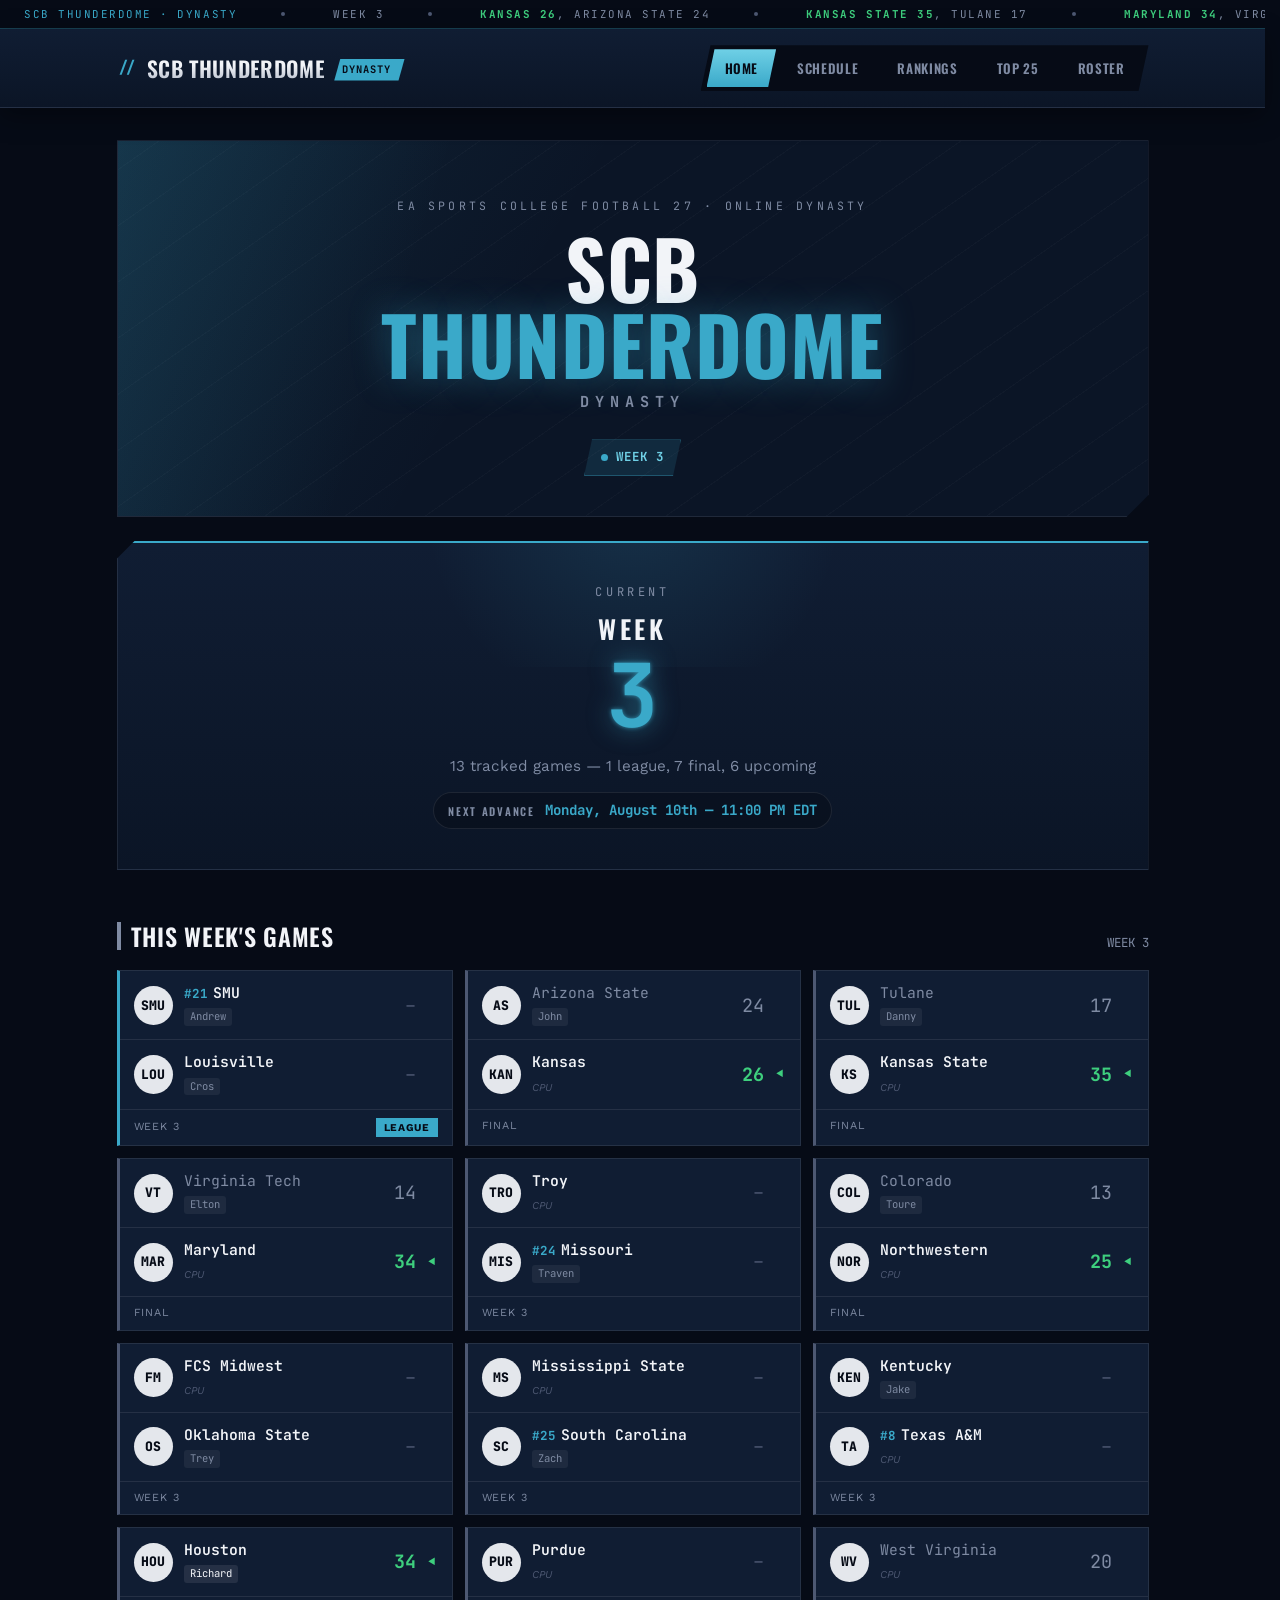
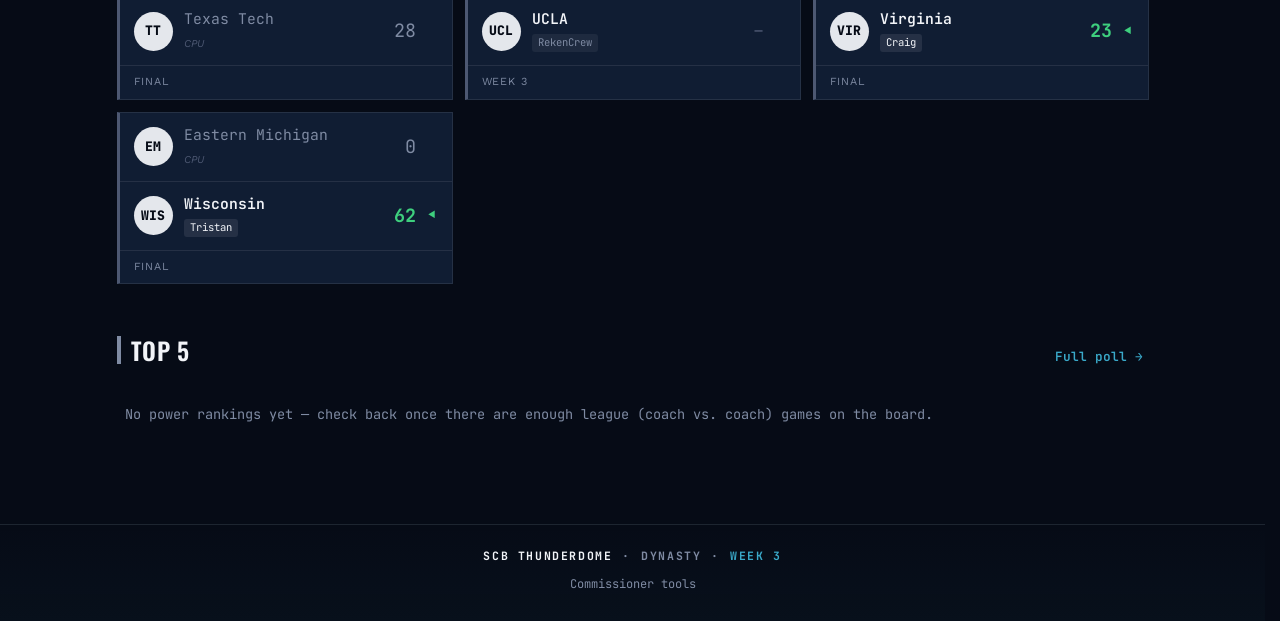
<file: index.html>
<!DOCTYPE html>
<html lang="en">
<head>
<meta charset="UTF-8">
<meta name="viewport" content="width=device-width, initial-scale=1.0">
<title>SCB Thunderdome</title>
<meta name="description" content="SCB Thunderdome — an EA Sports College Football 27 online dynasty league. Schedule, power rankings, and roster.">

<!-- ============================================================
     ROOT REDIRECT — not a landing page
     ------------------------------------------------------------
     NCAA Legends serves a league picker here because it runs three
     dynasties. This site runs one, so there is nothing to pick and
     the root just forwards to it.

     WHY THE LEAGUE ISN'T SIMPLY AT THE ROOT
     script.js, week-core.js and the league's own index.html all
     reference shared assets one level up ("../style.css"). Hoisting
     the league to the root would mean rewriting those paths for no
     visible gain. Keeping the folder also means a second dynasty
     later is a new folder plus one line in SITE_LEAGUES — which is
     the property this codebase was built around.

     BOTH a meta refresh and a script: the meta tag works with
     JavaScript disabled and for crawlers, the script fires faster and
     uses replace() so the back button doesn't bounce the visitor
     straight back here.

     The canonical points at the league, not at this page, so shared
     links and search results resolve to the real content.
     ============================================================ -->
<meta http-equiv="refresh" content="0; url=./scbthunderdome/">
<link rel="canonical" href="https://scbthunderdome.github.io/scbthunderdome/">

<!-- ============================================================
     ASSET VERSION  .  bump ?v= when an image changes
     ------------------------------------------------------------
     Discord, iMessage, Slack and Facebook cache link previews by
     IMAGE URL and hold them for a long time. Replacing og-image.png
     in place therefore changes nothing for anyone who has already
     shared the link: they keep seeing the old card.

     Changing the URL is what forces a re-scrape, so every icon and
     preview URL below carries ?v=N. Bump N in BOTH index.html files
     whenever you regenerate the art, and the next share is fresh.

     Favicons are cached at least as hard by browsers, so they carry
     it too.
     ============================================================ -->
<link rel="icon" type="image/svg+xml" href="favicon.svg?v=2">
<link rel="icon" type="image/png" sizes="32x32" href="favicon-32.png?v=2">
<link rel="apple-touch-icon" sizes="180x180" href="apple-touch-icon.png?v=2">

<meta property="og:type" content="website">
<meta property="og:site_name" content="SCB Thunderdome">
<meta property="og:title" content="SCB Thunderdome">
<meta property="og:description" content="EA Sports College Football 27 online dynasty. Schedule, power rankings, and the coach roster.">
<meta property="og:url" content="https://scbthunderdome.github.io/">
<meta property="og:image" content="https://scbthunderdome.github.io/og-image.png?v=2">
<meta property="og:image:width" content="1200">
<meta property="og:image:height" content="630">
<meta name="twitter:card" content="summary_large_image">
<meta name="twitter:title" content="SCB Thunderdome">
<meta name="twitter:description" content="EA Sports College Football 27 online dynasty. Schedule, power rankings, and the coach roster.">
<meta name="twitter:image" content="https://scbthunderdome.github.io/og-image.png?v=2">
<meta name="theme-color" content="#060b16">

<style>
  /* Self-contained. Loading style.css here would be a second render
     for a page nobody sees for more than a moment. */
  html, body {
    height: 100%;
    margin: 0;
    background: #060b16;
    color: #e8eef7;
    font-family: system-ui, -apple-system, "Segoe UI", sans-serif;
  }
  .r {
    height: 100%;
    display: flex;
    flex-direction: column;
    align-items: center;
    justify-content: center;
    gap: 0.75rem;
    text-align: center;
    padding: 1rem;
  }
  .r p { margin: 0; opacity: 0.7; font-size: 0.95rem; }
  .r a { color: #3aa9c9; }
</style>
</head>
<body>

<div class="r">
  <p>Taking you to SCB Thunderdome&hellip;</p>
  <p><a href="./scbthunderdome/">Continue</a></p>
</div>

<script>
  /* replace(), not assign(): a visitor who lands here and then hits
     Back should go wherever they came from, not be redirected again. */
  location.replace("./scbthunderdome/");
</script>
</body>
</html>
</file>
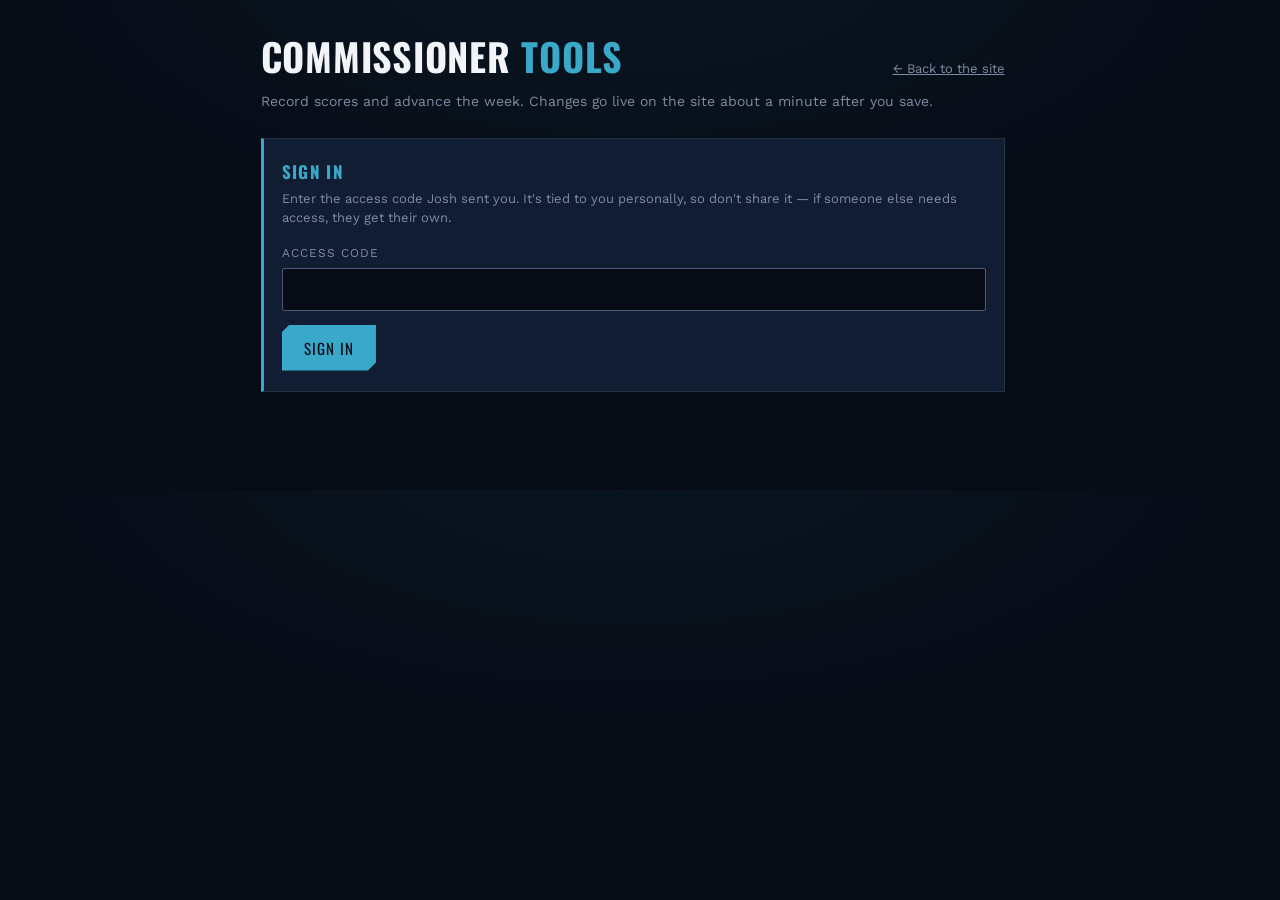
<file: admin/index.html>
<!DOCTYPE html>
<html lang="en">
<head>
<meta charset="UTF-8">
<meta name="viewport" content="width=device-width, initial-scale=1.0">
<title>Commissioner Tools — SCB Thunderdome</title>

<!-- Unlisted, not secret. There's nothing sensitive in the page
     itself; every action it offers is checked by the Worker. But
     there's also no reason for it to turn up in search results. -->
<meta name="robots" content="noindex, nofollow">

<link rel="icon" type="image/svg+xml" href="../favicon.svg">
<link rel="icon" type="image/png" sizes="32x32" href="../favicon-32.png">
<link rel="apple-touch-icon" sizes="180x180" href="../apple-touch-icon.png">
<meta name="theme-color" content="#060b16">

<link rel="preconnect" href="https://fonts.googleapis.com">
<link rel="preconnect" href="https://fonts.gstatic.com" crossorigin>
<link href="https://fonts.googleapis.com/css2?family=Oswald:wght@400;500;600;700&family=JetBrains+Mono:wght@400;600;700&family=Work+Sans:wght@400;500;600;700&display=swap" rel="stylesheet">

<!-- Loaded for the design tokens and fonts only. Everything
     admin-specific is in the block below, so none of it ships to
     the pages coaches actually visit. -->
<link rel="stylesheet" href="../style.css">

<style>
/* ============================================================
   ADMIN — scoped styles
   ------------------------------------------------------------
   Reads the same tokens as the rest of the site (--navy-panel,
   --gold, --chalk...). The accent swaps per league via the
   data-league attribute on <body>, exactly as the league pages
   do, so the 1-star tools look copper and the 3-star ones ice
   blue without any extra rules here.

   Controls are deliberately large. This gets used on a phone,
   late, by someone who just finished playing.
   ============================================================ */

.admin-wrap {
  max-width: 780px;
  margin: 0 auto;
  padding: 28px 18px 80px;
}

.admin-head {
  display: flex;
  align-items: baseline;
  justify-content: space-between;
  gap: 12px;
  flex-wrap: wrap;
  margin-bottom: 6px;
}

.admin-title {
  font-family: var(--font-display);
  font-size: clamp(26px, 6vw, 38px);
  font-weight: 700;
  letter-spacing: 0.02em;
  color: var(--chalk);
  margin: 0;
  text-transform: uppercase;
}
.admin-title span { color: var(--gold); }

.admin-sub {
  color: var(--steel);
  font-size: 14px;
  margin: 0 0 26px;
}

.panel {
  background: var(--navy-panel);
  border: 1px solid var(--line);
  border-left: 3px solid var(--gold);
  padding: 20px 18px;
  margin-bottom: 18px;
}

.panel h2 {
  font-family: var(--font-display);
  font-size: 17px;
  letter-spacing: 0.08em;
  text-transform: uppercase;
  color: var(--gold);
  margin: 0 0 4px;
}

.panel .hint {
  color: var(--steel);
  font-size: 13px;
  margin: 0 0 16px;
  line-height: 1.5;
}

label.field { display: block; margin-bottom: 14px; }

label.field > span {
  display: block;
  font-size: 12px;
  letter-spacing: 0.09em;
  text-transform: uppercase;
  color: var(--steel);
  margin-bottom: 6px;
}

input[type="text"], input[type="password"], input[type="number"], select {
  width: 100%;
  background: var(--navy-deep);
  border: 1px solid var(--steel-dim);
  color: var(--chalk);
  font-family: var(--font-body);
  font-size: 16px; /* 16px stops iOS zooming the page on focus */
  padding: 11px 12px;
  border-radius: 2px;
}
input:focus, select:focus {
  outline: 2px solid var(--gold);
  outline-offset: 1px;
  border-color: var(--gold);
}

.btn {
  font-family: var(--font-display);
  font-size: 15px;
  letter-spacing: 0.08em;
  text-transform: uppercase;
  padding: 12px 22px;
  border: 0;
  background: var(--gold);
  color: var(--navy-deep);
  cursor: pointer;
  clip-path: polygon(8px 0, 100% 0, 100% calc(100% - 8px), calc(100% - 8px) 100%, 0 100%, 0 8px);
}
.btn:hover { background: var(--gold-bright); }
.btn:disabled { opacity: 0.45; cursor: not-allowed; }

.btn-quiet {
  background: transparent;
  color: var(--steel);
  border: 1px solid var(--steel-dim);
  clip-path: none;
}
.btn-quiet:hover { background: rgba(242,244,248,0.05); color: var(--chalk); }

.btn-danger { background: var(--crimson); color: var(--chalk); }
.btn-danger:hover { background: #f0344a; }

.btn-row { display: flex; gap: 10px; flex-wrap: wrap; align-items: center; }

/* ---- game rows ---- */

.game {
  border-top: 1px solid var(--line);
  padding: 15px 0;
}
.game:last-child { border-bottom: 1px solid var(--line); }

/* League (coach-vs-coach) games carry the weight — they decide the
   standings. Accent bar + faint wash + the LEAGUE tag pull the eye
   straight to them past the CPU filler. The negative margins let the
   tint and bar bleed into the panel's own padding while the label
   text stays aligned with the CPU rows above and below. */
.game.is-league {
  padding-left: 12px;
  padding-right: 10px;
  margin-left: -12px;
  margin-right: -10px;
  background: rgba(242, 193, 78, 0.05);
  box-shadow: inset 3px 0 0 var(--gold);
}

.game-label {
  font-family: var(--font-display);
  font-size: 16px;
  color: var(--chalk);
  letter-spacing: 0.02em;
}
.game-sub { color: var(--steel); font-size: 12.5px; margin-top: 2px; }

.game-tag {
  display: inline-block;
  font-family: var(--font-mono);
  font-size: 10px;
  letter-spacing: 0.1em;
  padding: 2px 6px;
  margin-left: 8px;
  border: 1px solid var(--steel-dim);
  color: var(--steel);
  vertical-align: 2px;
}
.game-tag.league {
  border-color: var(--gold);
  color: var(--gold-bright);
  background: var(--gold-dim);
}

/* nowrap is deliberate. With flex-wrap the two boxes and the two
   team names would each drop onto their own full-width line the
   moment the row got tight, turning one game into five stacked
   rows. Fixed-width boxes plus names that ellipsis-truncate keep
   every game on a single line at any width. */
.score-row {
  display: flex;
  align-items: center;
  flex-wrap: nowrap;
  gap: 8px;
  margin-top: 10px;
}
.score-box {
  width: 58px;
  flex: 0 0 58px;
  text-align: center;
  font-family: var(--font-mono);
  font-size: 18px;
  font-weight: 600;
  padding: 8px 4px;
}
.score-side {
  font-size: 12.5px;
  color: var(--steel);
  flex: 1 1 0;
  min-width: 0;
  overflow: hidden;
  text-overflow: ellipsis;
  white-space: nowrap;
}
.score-side.right { text-align: right; }
.score-dash { color: var(--steel-dim); font-family: var(--font-mono); flex: 0 0 auto; }

/* ---- to-enter / entered grouping ---- */

.group-head {
  display: flex;
  align-items: center;
  gap: 8px;
  font-family: var(--font-display);
  font-size: 12px;
  letter-spacing: 0.09em;
  text-transform: uppercase;
  color: var(--steel);
  margin: 2px 0 4px;
}
.group-count {
  font-family: var(--font-mono);
  font-size: 12px;
  padding: 1px 9px;
  border-radius: 999px;
  background: var(--gold-dim);
  color: var(--gold-bright);
}
.group-count.muted { background: rgba(242, 244, 248, 0.06); color: var(--steel); }

.all-done {
  color: var(--win);
  font-size: 14px;
  padding: 6px 0 2px;
}

/* Finished games, collapsed by default. summary carries its own
   caret so the row reads as a control, not a bullet. */
/* The Entered header is a real control, not a whisper. Earlier it
   was bare text with a tiny triangle and got missed entirely. Now
   it's a full-width bar with a border, a caret, and a Show/Hide
   hint on the right that flips with the open state — so it reads as
   something you can click. */
details.entered { margin-top: 18px; }
details.entered > summary {
  list-style: none;
  cursor: pointer;
  display: flex;
  align-items: center;
  gap: 10px;
  padding: 12px 14px;
  background: rgba(242, 244, 248, 0.04);
  border: 1px solid var(--line);
  border-radius: 2px;
  font-family: var(--font-display);
  font-size: 13px;
  letter-spacing: 0.08em;
  text-transform: uppercase;
  color: var(--steel);
  transition: border-color 0.12s ease, background 0.12s ease, color 0.12s ease;
}
details.entered > summary:hover {
  border-color: var(--line-gold);
  background: rgba(242, 193, 78, 0.06);
  color: var(--chalk);
}
details.entered > summary::-webkit-details-marker { display: none; }
details.entered > summary::before {
  content: "\25B8"; /* ▸ */
  color: var(--gold);
  font-size: 11px;
  transition: transform 0.12s ease;
}
details.entered[open] > summary::before { transform: rotate(90deg); }

/* Right-aligned Show / Hide affordance, driven purely by [open]. */
.ent-hint { margin-left: auto; color: var(--steel); font-size: 11px; letter-spacing: 0.06em; }
.ent-hint::after { content: "Show"; }
details.entered[open] > summary .ent-hint::after { content: "Hide"; }

details.entered .entered-body { margin-top: 4px; }
details.entered .entered-body .game:first-child { border-top: 1px solid var(--line); }

/* Force-sim toggle sits under the score boxes on its own line so it
   never crowds the numbers on a phone. */
.sim-toggle {
  display: flex;
  align-items: center;
  gap: 8px;
  margin-top: 9px;
  font-size: 12.5px;
  color: var(--steel);
  cursor: pointer;
}
.sim-toggle input { cursor: pointer; }

/* Tag on a finished game that was force-simmed, mirroring .game-tag. */
.sim-tag {
  display: inline-block;
  font-family: var(--font-mono);
  font-size: 10px;
  letter-spacing: 0.1em;
  padding: 1px 6px;
  margin-left: 4px;
  border: 1px solid var(--steel-dim);
  color: var(--steel);
  vertical-align: 2px;
}

/* A game already recorded reads as settled, not as an empty form
   waiting to be filled in again. */
.game.is-final .final-line {
  font-family: var(--font-mono);
  font-size: 15px;
  color: var(--win);
  margin-top: 9px;
}
.game.is-final .final-line .lock { color: var(--steel); font-size: 12px; margin-left: 8px; }

.note-line { color: var(--steel); font-size: 13px; padding: 7px 0; }

/* ---- messages ---- */

/* pre-line so a list of problems, one per line, renders as one —
   the collect() step reports several at once and running them
   together into a paragraph makes them much harder to act on. */
.msg { padding: 12px 14px; margin: 14px 0 0; font-size: 14px; line-height: 1.5; white-space: pre-line; }
.msg-error { background: rgba(224,38,58,0.12); border-left: 3px solid var(--crimson); color: #ffb3bd; }
.msg-ok    { background: rgba(62,207,126,0.10); border-left: 3px solid var(--win); color: #a8ecc6; }
.msg-warn  { background: rgba(242,193,78,0.10); border-left: 3px solid var(--gold); color: #ffe6a8; }

/* ---- unscored earlier weeks ---- */

/* A nudge, not a warning. Leaving a week unscored is a normal thing
   to do here — games get simmed and the result isn't known until
   after the advance — so this is styled to be noticed and dismissed
   at a glance rather than to look like something went wrong. */
.gaps {
  background: rgba(242, 193, 78, 0.08);
  border-left: 3px solid var(--gold);
  padding: 12px 14px;
  margin-bottom: 18px;
  font-size: 13.5px;
  color: var(--chalk);
}
.gaps-label { color: var(--steel); display: block; margin-bottom: 9px; }

.gap-jump {
  font-family: var(--font-body);
  font-size: 13px;
  background: transparent;
  border: 1px solid var(--line-gold);
  color: var(--gold-bright);
  padding: 6px 11px;
  margin: 0 7px 7px 0;
  cursor: pointer;
  border-radius: 2px;
}
.gap-jump:hover { background: var(--gold-dim); border-color: var(--gold); }

.hidden { display: none !important; }

.who {
  font-size: 13px;
  color: var(--steel);
  display: flex;
  gap: 10px;
  align-items: center;
  flex-wrap: wrap;
}
.who strong { color: var(--chalk); font-weight: 600; }

/* The confirmation state for an advance. Visually distinct from
   the form it replaces so the second click never feels like a
   repeat of the first. */
.confirm-box {
  background: rgba(224,38,58,0.09);
  border: 1px solid rgba(224,38,58,0.4);
  padding: 16px;
  margin-top: 4px;
}
.confirm-box p { margin: 0 0 14px; color: var(--chalk); font-size: 15px; line-height: 1.55; }
.confirm-box .what { font-family: var(--font-mono); color: var(--gold-bright); }

/* The deadline editor sits under the advance form inside the same
   panel — same subject, far lower stakes. The rule and the muted
   heading are there to keep the eye from mistaking it for a second
   half of the advance form. */
.subpanel {
  margin-top: 26px;
  padding-top: 20px;
  border-top: 1px solid var(--line);
}
.subpanel h3 {
  margin: 0 0 6px;
  font-size: 14px;
  letter-spacing: 0.08em;
  text-transform: uppercase;
  color: var(--steel);
}

.week-strip {
  display: flex;
  align-items: center;
  gap: 10px;
  flex-wrap: wrap;
  margin-bottom: 4px;
}
.week-strip select { width: auto; min-width: 190px; }

.current-week {
  font-family: var(--font-mono);
  font-size: 12px;
  color: var(--steel);
  letter-spacing: 0.06em;
}
</style>
</head>

<body data-league="scbthunderdome">

<div class="admin-wrap">

  <div class="admin-head">
    <h1 class="admin-title">Commissioner <span>Tools</span></h1>
    <a href="../" style="color:var(--steel);font-size:13px;">&larr; Back to the site</a>
  </div>
  <p class="admin-sub">Record scores and advance the week. Changes go live on the site about a minute after you save.</p>

  <!-- ============ SIGN IN ============ -->
  <section class="panel" id="signin-panel">
    <h2>Sign in</h2>
    <p class="hint">Enter the access code Josh sent you. It's tied to you personally, so don't share it &mdash; if someone else needs access, they get their own.</p>

    <form id="signin-form" autocomplete="off">
      <label class="field">
        <span>Access code</span>
        <input type="password" id="code-input" autocomplete="current-password" spellcheck="false" required>
      </label>
      <button class="btn" type="submit" id="signin-btn">Sign in</button>
    </form>
    <div id="signin-msg"></div>
  </section>

  <!-- ============ WORKSPACE ============ -->
  <div id="workspace" class="hidden">

    <section class="panel">
      <div class="who">
        <span>Signed in as <strong id="who-name"></strong></span>
        <button class="btn btn-quiet" type="button" id="signout-btn" style="padding:6px 12px;font-size:12px;">Sign out</button>
      </div>

      <div class="week-strip" style="margin-top:16px;">
        <label class="field" style="margin:0;">
          <span>League</span>
          <select id="league-select"></select>
        </label>
        <label class="field" style="margin:0;">
          <span>Week</span>
          <select id="week-select"></select>
        </label>
      </div>
      <p class="current-week" id="current-week"></p>
    </section>

    <!-- ============ SCORES ============ -->
    <section class="panel" id="scores-panel">
      <h2>Scores</h2>
      <p class="hint">Fill in the games you've played. Leave the rest blank &mdash; blank means "not played yet", not "0&ndash;0". You can come back and add more later.</p>

      <!-- Filled by renderGaps() when a week the league has already
           moved past still has games without scores. Empty and
           invisible the rest of the time. -->
      <div id="gaps"></div>

      <div id="games"></div>
      <div id="scores-msg"></div>

      <div class="btn-row" style="margin-top:18px;">
        <button class="btn" type="button" id="save-scores">Save scores</button>
        <span class="current-week" id="scores-count"></span>
      </div>
    </section>

    <!-- ============ ADVANCE ============ -->
    <section class="panel" id="advance-panel">
      <h2>Advance the week</h2>
      <p class="hint">Moves the league to a new week and updates the deadline coaches see. Do this after everyone's games are in.</p>

      <div id="advance-form">
        <label class="field">
          <span>Advance to week</span>
          <select id="advance-week"></select>
        </label>
        <label class="field">
          <span>Next deadline (as it should read on the site)</span>
          <input type="text" id="advance-next" placeholder="Friday, August 1" maxlength="120">
        </label>
        <button class="btn" type="button" id="advance-btn">Advance&hellip;</button>
      </div>

      <!-- Step two. Replaces the form rather than sitting under it,
           so there is no way to click straight through. -->
      <div id="advance-confirm" class="confirm-box hidden">
        <p id="advance-confirm-text"></p>
        <div class="btn-row">
          <button class="btn btn-danger" type="button" id="advance-yes">Yes, advance</button>
          <button class="btn btn-quiet" type="button" id="advance-no">Cancel</button>
        </div>
      </div>

      <div id="advance-msg"></div>

      <!-- Change the deadline without advancing. Separate on purpose:
           an advance moves the week and pings Discord, and neither of
           those should happen because Tuesday turned into Thursday. -->
      <div class="subpanel">
        <h3>Change the deadline</h3>
        <p class="hint">Updates the date coaches see on the site. Doesn't move the week and doesn't post to Discord — use this when the schedule slips. Leave it blank to hide the deadline entirely.</p>

        <label class="field">
          <span>Deadline (as it should read on the site)</span>
          <input type="text" id="deadline-next" placeholder="Thursday, August 6 — 11:00 PM EDT" maxlength="120">
        </label>
        <button class="btn btn-quiet" type="button" id="deadline-btn">Update deadline</button>

        <div id="deadline-msg"></div>
      </div>
    </section>

  </div>
</div>

<!-- people.js for SITE_LEAGUES (the league labels), week-core.js for
     the matchup logic the CLI tools use. Neither is admin-specific. -->
<script src="../people.js"></script>
<script src="../week-core.js"></script>
<script src="admin.js"></script>
</body>
</html>
</file>
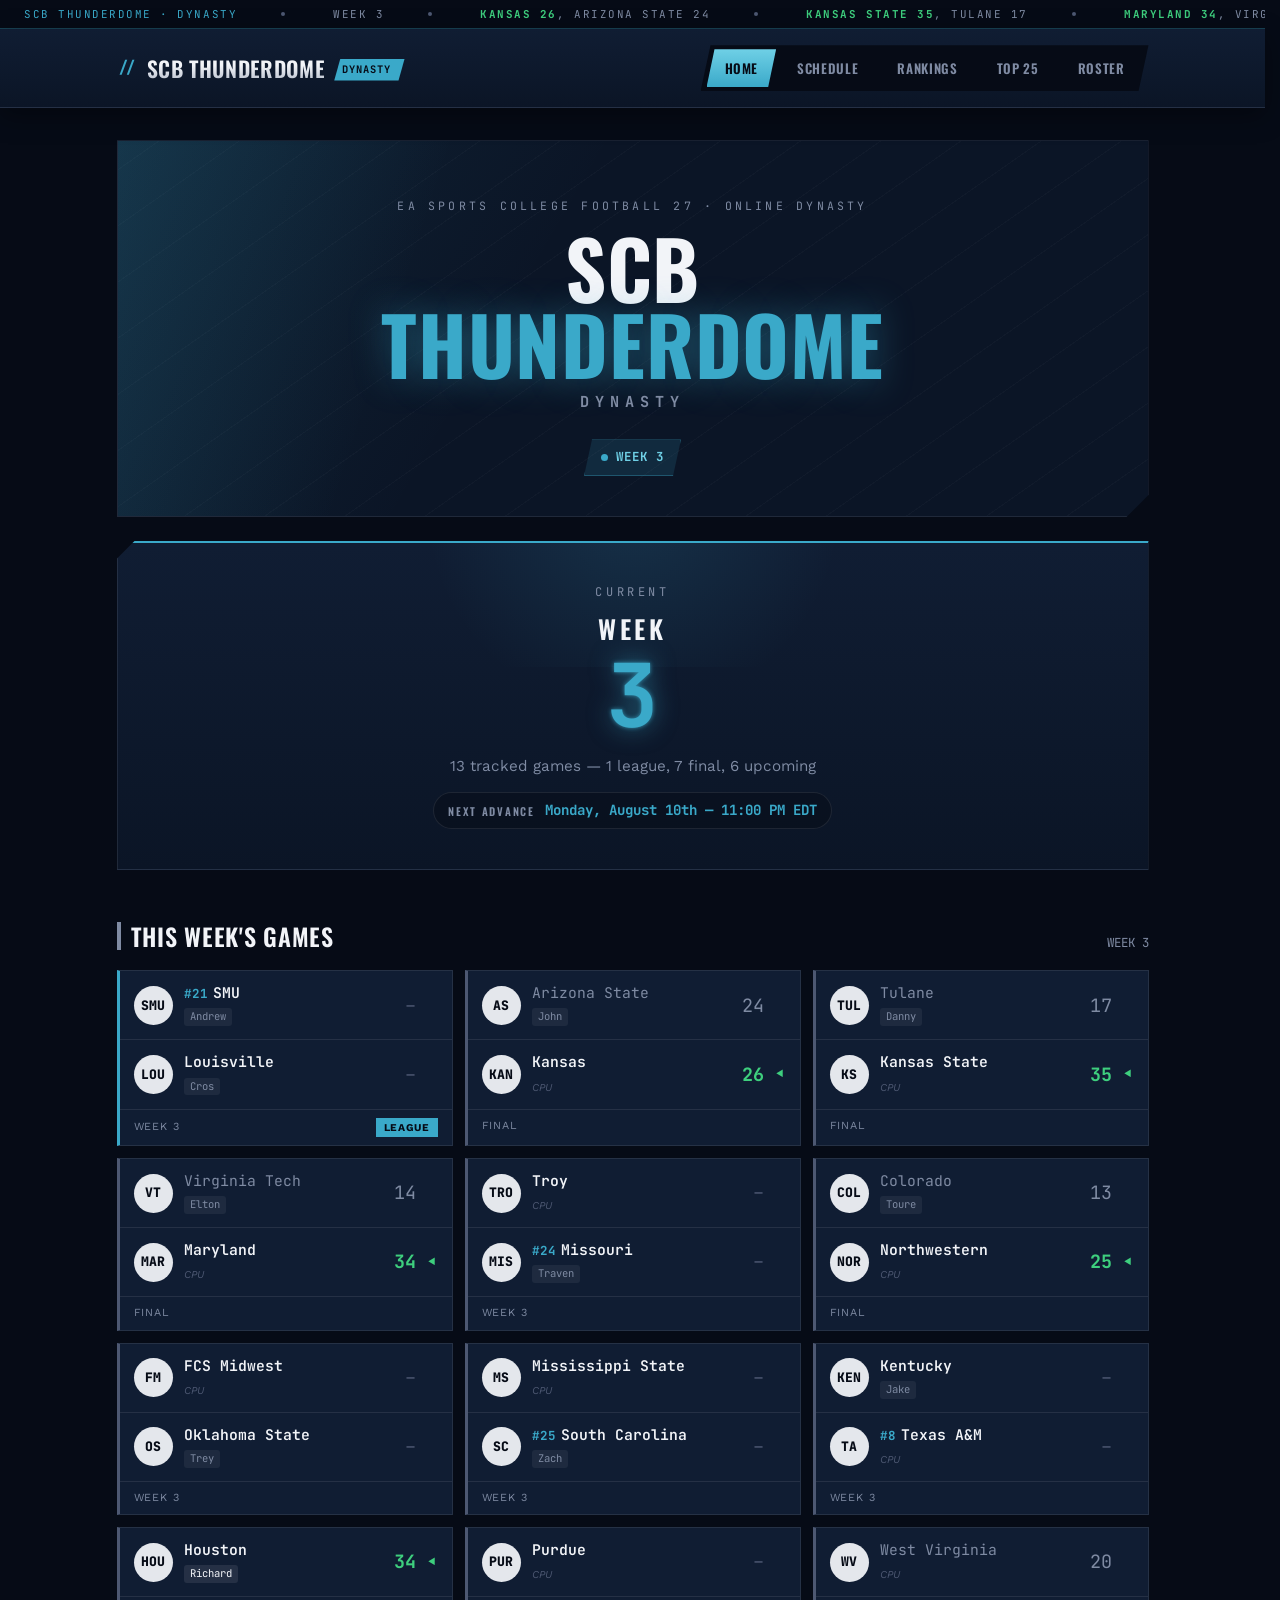
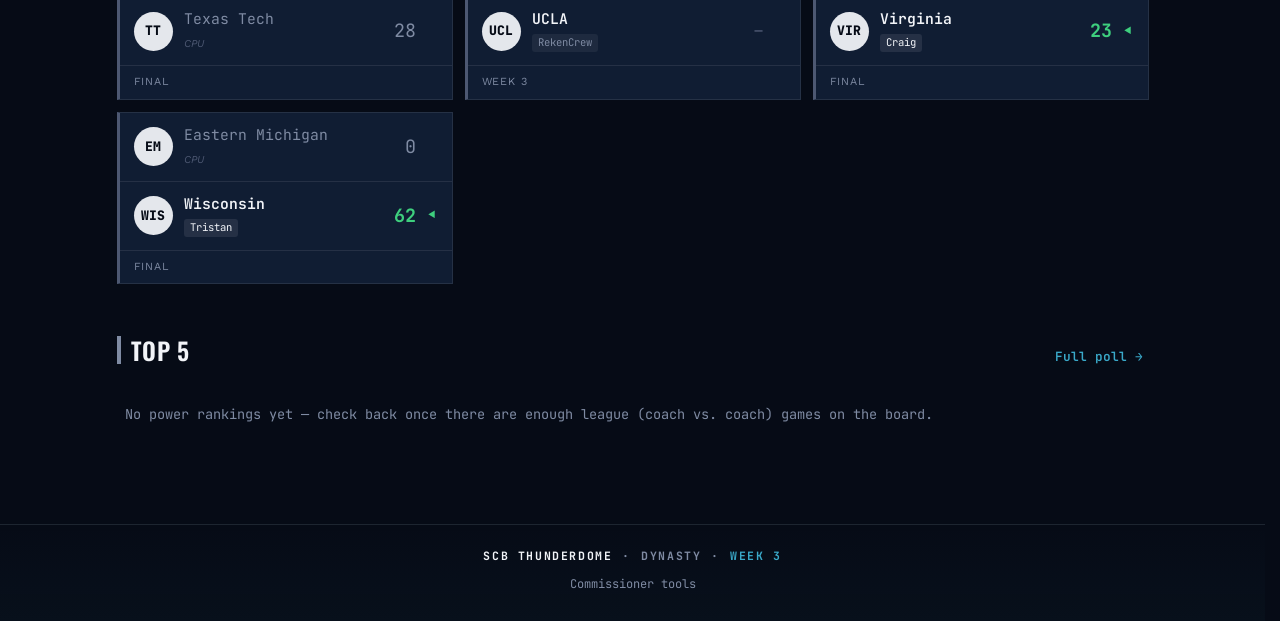
<file: scbthunderdome/index.html>
<!DOCTYPE html>
<html lang="en">
<head>
<meta charset="UTF-8">
<meta name="viewport" content="width=device-width, initial-scale=1.0">
<title>SCB Thunderdome</title>
<meta name="description" content="SCB Thunderdome — an EA Sports College Football 27 online dynasty league. Schedule, power rankings, and roster.">

<!-- Assets live at the repo root, one level up from every league folder. -->
<!-- ============================================================
     ASSET VERSION  .  bump ?v= when an image changes
     ------------------------------------------------------------
     Discord, iMessage, Slack and Facebook cache link previews by
     IMAGE URL and hold them for a long time. Replacing og-image.png
     in place therefore changes nothing for anyone who has already
     shared the link: they keep seeing the old card.

     Changing the URL is what forces a re-scrape, so every icon and
     preview URL below carries ?v=N. Bump N in BOTH index.html files
     whenever you regenerate the art, and the next share is fresh.

     Favicons are cached at least as hard by browsers, so they carry
     it too.
     ============================================================ -->
<link rel="icon" type="image/svg+xml" href="../favicon.svg?v=2">
<link rel="icon" type="image/png" sizes="32x32" href="../favicon-32.png?v=2">
<link rel="apple-touch-icon" sizes="180x180" href="../apple-touch-icon.png?v=2">

<!-- ============================================================
     LINK PREVIEWS (Discord, iMessage, Slack, Twitter)
     These MUST be absolute URLs — a relative path shows no preview
     at all. The league has its own og:url and canonical so a link
     to /scbthunderdome/ previews as the league, not as the root
     redirect.
     ============================================================ -->
<meta property="og:type" content="website">
<meta property="og:site_name" content="SCB Thunderdome">
<meta property="og:title" content="SCB Thunderdome">
<meta property="og:description" content="EA Sports College Football 27 online dynasty. Schedule, power rankings, and the coach roster.">
<meta property="og:url" content="https://scbthunderdome.github.io/scbthunderdome/">
<meta property="og:image" content="https://scbthunderdome.github.io/scbthunderdome/og-image.png?v=2">
<meta property="og:image:width" content="1200">
<meta property="og:image:height" content="630">
<meta name="twitter:card" content="summary_large_image">
<meta name="twitter:title" content="SCB Thunderdome">
<meta name="twitter:description" content="EA Sports College Football 27 online dynasty. Schedule, power rankings, and the coach roster.">
<meta name="twitter:image" content="https://scbthunderdome.github.io/scbthunderdome/og-image.png?v=2">
<link rel="canonical" href="https://scbthunderdome.github.io/scbthunderdome/">
<meta name="theme-color" content="#060b16">

<link rel="preconnect" href="https://fonts.googleapis.com">
<link rel="preconnect" href="https://fonts.gstatic.com" crossorigin>
<link href="https://fonts.googleapis.com/css2?family=Oswald:wght@400;500;600;700&family=JetBrains+Mono:wght@400;600;700&family=Work+Sans:wght@400;500;600;700&display=swap" rel="stylesheet">
<link rel="stylesheet" href="../style.css">
</head>

<!-- data-league drives the accent palette. See "PER-LEAGUE ACCENTS"
     in style.css — it's the only thing that differs visually. -->
<body data-league="scbthunderdome">

<a class="skip-link" href="#main">Skip to content</a>

<!-- Filled by renderTicker() from the data files — see script.js -->
<div class="ticker" aria-hidden="true">
  <div class="ticker-track" id="ticker-track"></div>
</div>

<header class="site-header">
  <div class="header-inner">
    <div class="league-mark">
      <!-- Root is a redirect back to here, so the home link would be
           a loop with one league. Kept as inert branding; restore the
           <a> if a second league is ever added. -->
      <span class="league-home"><span class="hash">//</span></span>
      <span class="league-name" id="league-name">SCB THUNDERDOME</span>

      <!-- The badge doubles as the league switcher. <details> gives
           us open/close and keyboard support natively; script.js
           fills the menu from SITE_LEAGUES in people.js. -->
      <details class="league-switch" id="league-switch">
        <summary class="league-badge" id="league-badge"
                 aria-label="Switch league">DYNASTY</summary>
        <div class="league-menu" id="league-menu"></div>
      </details>
    </div>
    <nav class="tabs" id="tabs" role="tablist" aria-label="Sections">
      <button class="tab-btn active" data-tab="home" role="tab" aria-selected="true" aria-controls="home">Home</button>
      <button class="tab-btn" data-tab="schedule" role="tab" aria-selected="false" aria-controls="schedule">Schedule</button>
      <button class="tab-btn" data-tab="rankings" role="tab" aria-selected="false" aria-controls="rankings">Rankings</button>
      <button class="tab-btn" data-tab="top25" role="tab" aria-selected="false" aria-controls="top25">Top 25</button>
      <button class="tab-btn" data-tab="roster" role="tab" aria-selected="false" aria-controls="roster">Roster</button>
    </nav>
  </div>
</header>

<main id="main">

  <!-- HOME -->
  <section id="home" class="tab-panel active" role="tabpanel" tabindex="-1">

    <div class="hero">
      <div class="hero-bg"></div>
      <div class="hero-stripe"></div>
      <p class="hero-eyebrow">EA SPORTS COLLEGE FOOTBALL 27 &middot; ONLINE DYNASTY</p>
      <h1 class="hero-title">SCB <span>THUNDERDOME</span></h1>
      <p class="hero-sub" id="hero-sub">DYNASTY</p>

      <div class="hero-status">
        <span class="status-dot"></span>
        <span id="launch-status">PRE-SEASON — COACHES SIGNING UP</span>
      </div>
    </div>

    <div class="jumbotron">
      <div class="jumbo-glow"></div>
      <div class="jumbo-frame" id="jumbo-frame"></div>
      <p class="jumbo-sub" id="week-summary"></p>
      <p class="jumbo-advance" id="next-advance" hidden></p>
    </div>

    <!-- Filled by renderLiveNow() only when someone in this league is
         streaming — empty and invisible otherwise. -->
    <div class="live-now" id="live-now"></div>

    <div class="section-block">
      <div class="section-head">
        <h2 class="section-title">This Week's Games</h2>
        <span class="section-tag" id="this-week-tag"></span>
      </div>
      <div id="this-week-games"></div>
    </div>

    <div class="section-block">
      <div class="section-head">
        <h2 class="section-title">Top 5</h2>
        <button class="link-btn" data-tab="rankings">Full poll &rarr;</button>
      </div>
      <ol class="poll-list poll-preview" id="rankings-preview"></ol>
    </div>

  </section>

  <!-- SCHEDULE -->
  <section id="schedule" class="tab-panel" role="tabpanel" tabindex="-1">
    <div class="section-head">
      <h2 class="section-title">Schedule</h2>
    </div>

    <div class="sched-toggle">
      <button class="sched-toggle-btn active" data-sched-view="weekly">Weekly</button>
      <button class="sched-toggle-btn" data-sched-view="team">By Team</button>
    </div>

    <div id="sched-weekly" class="sched-view active">
      <div class="sched-controls">
        <label for="week-select">Week</label>
        <select id="week-select"></select>
      </div>
      <div id="weekly-games"></div>
    </div>

    <div id="sched-team" class="sched-view">
      <div class="sched-controls">
        <label for="team-select">Team</label>
        <select id="team-select"></select>
      </div>
      <div id="team-schedule"></div>
    </div>
  </section>

  <!-- RANKINGS -->
  <section id="rankings" class="tab-panel" role="tabpanel" tabindex="-1">
    <div class="section-head">
      <h2 class="section-title">Power Rankings</h2>
      <span class="section-tag" id="rankings-week-label"></span>
    </div>
    <p class="rankings-note">Ranks H2H games only — user vs. user results, not CPU matchups.</p>
    <ol class="poll-list" id="full-rankings"></ol>
  </section>

  <!-- TOP 25 (in-game AP poll)
       Hidden entirely by script.js until this league has transcribed
       at least one week — see setupTabs(). -->
  <section id="top25" class="tab-panel" role="tabpanel" tabindex="-1">
    <div class="section-head">
      <h2 class="section-title">Top 25</h2>
      <span class="section-tag" id="top25-week-label"></span>
    </div>
    <ol class="top25-list" id="top25-list"></ol>
  </section>

  <!-- ROSTER -->
  <section id="roster" class="tab-panel" role="tabpanel" tabindex="-1">
    <div class="section-head">
      <h2 class="section-title">Coaches &amp; Teams</h2>
    </div>
    <div class="roster-grid" id="roster-grid"></div>
  </section>

</main>

<!-- COACH CARD MODAL
     Native <dialog>: focus trapping, background inertness, Escape to
     close and the ::backdrop layer all come from the browser. The
     inner wrapper is load-bearing, not decoration — a backdrop click
     registers on the <dialog> itself and never on its contents, which
     is how script.js tells the two apart. Filled by openCoachModal(). -->
<dialog id="coach-modal" class="coach-modal" aria-labelledby="cm-title">
  <div class="cm-body" id="coach-modal-body"></div>
</dialog>

<footer class="site-footer">
  <div class="footer-status" id="footer-status"></div>
  <div class="footer-links" id="footer-links"></div>
</footer>

<!-- Data files load before the logic. defer keeps them in order
     and waits for the DOM, so no DOMContentLoaded wrapper needed.
     script.js and style.css are shared by all three leagues — only
     the data files below are league-specific. -->
<script src="league-data.js" defer></script>
<script src="schedule-data.js" defer></script>
<script src="top25-data.js" defer></script>
<script src="../people.js" defer></script>
<script src="../week-core.js" defer></script>
<script src="../script.js" defer></script>
</body>
</html>
</file>
<file: style.css>
/* ============================================================
   DESIGN TOKENS
   Palette: EA Sports "gameday" HUD — deep navy field-under-lights,
   chrome steel, and a hot gold accent, with crimson reserved for
   live/urgent states. Diagonal-cut panels and angular buttons
   echo the menu language of EA Sports College Football 27.
   Type: Oswald (condensed display), Work Sans (body),
   JetBrains Mono (stats + digits).
   ============================================================ */
:root {
  --navy-deep: #060b16;
  --navy: #0b1526;
  --navy-panel: #101d33;
  /* --steel is the muted TEXT tone (4.9:1 on panels — readable).
     --steel-dim is 2.4:1 and must only ever be used for borders,
     separators and backgrounds. Never put text in steel-dim. */
  --steel: #7f8ba3;
  --steel-dim: #4d5872;

  /* Per-team accent. Set inline as --team on roster cards and
     schedule headers; falls back to gold when a team has none. */
  --team: var(--gold);
  --chalk: #f2f4f8;
  /* Thunderdome blue — sampled from the State College Borough mark.
     See the PER-LEAGUE ACCENTS note below for why these keep their
     "gold" names. */
  --gold: #3aa9c9;
  --gold-bright: #6fd0e6;
  --gold-dim: rgba(58, 169, 201, 0.14);

  /* The mark's second colour. Deliberately NOT wired into --win:
     win green (#3ecf7e) is a status colour and must stay distinct
     from branding, or a schedule row reads as a result it isn't.
     Use --borough-green for decorative accents only. */
  --borough-green: #3fa34d;
  --borough-green-bright: #5cc46b;
  --crimson: #e0263a;
  --win: #3ecf7e;

  /* Twitch purple, lifted. The official #9146FF only manages 4.2:1
     against dark text at this size; this reads the same at a glance
     and clears AA at 7.4:1. */
  --twitch: #b388ff;
  --twitch-bright: #c9a8ff;
  --line: rgba(242, 244, 248, 0.09);
  --line-gold: rgba(58, 169, 201, 0.35);

  /* Ambient wash behind the page, tinted by the league accent. */
  --accent-glow: rgba(58, 169, 201, 0.07);

  --font-display: 'Oswald', sans-serif;
  --font-body: 'Work Sans', sans-serif;
  --font-mono: 'JetBrains Mono', monospace;

  --cut: 14px; /* diagonal clip amount used across panels */
}

/* ============================================================
   PER-LEAGUE ACCENTS
   ------------------------------------------------------------
   A league's accent ramp is swapped by the data-league attribute on
   <body>. This site has one league, so the ramp below matches :root;
   the mechanism is retained for a second dynasty.

   The variables keep their "gold" names on purpose. Every rule in
   this file already reads --gold / --gold-bright / --gold-dim /
   --line-gold, and renaming them to --accent would mean touching
   several hundred declarations for no functional gain. Read "gold"
   as "the league accent" throughout.

     scbthunderdome  #3aa9c9  borough blue

   Secondary: --borough-green #3fa34d, decorative use only.

   Any accent added later must clear the reserved colors: crimson
   (#e0263a, live/urgent), win green (#3ecf7e), and Twitch purple
   (#b388ff). Mint and chrome were rejected for colliding with the
   first two.
   ============================================================ */
/* One league, so this restates the :root ramp rather than overriding
   it. Kept as an explicit block anyway: it is the hook a second
   dynasty would use, and it documents which slug owns which accent. */
body[data-league="scbthunderdome"] {
  --gold: #3aa9c9;
  --gold-bright: #6fd0e6;
  --gold-dim: rgba(58, 169, 201, 0.14);
  --line-gold: rgba(58, 169, 201, 0.35);
  --accent-glow: rgba(58, 169, 201, 0.07);
}

* { box-sizing: border-box; }

/* Tab panels differ in height, so switching tabs can take the page from
   "needs a vertical scrollbar" to "doesn't" and back. On platforms with
   classic (space-consuming) scrollbars — Windows, most Linux — that
   changes the viewport width by ~15px and every centered element jumps
   sideways by half that. macOS uses overlay scrollbars, which is why the
   shift never showed up there.

   Reserving the gutter permanently keeps the viewport width constant.
   overflow-y: scroll is the fallback for browsers without
   scrollbar-gutter (Safari < 16); it forces the track to always render,
   achieving the same thing more bluntly. */
html {
  scrollbar-gutter: stable;
  overflow-y: scroll;
}

@supports (scrollbar-gutter: stable) {
  html { overflow-y: auto; }
}

body {
  margin: 0;
  background:
    radial-gradient(1100px 500px at 50% -10%, var(--accent-glow), transparent 60%),
    var(--navy-deep);
  color: var(--chalk);
  font-family: var(--font-body);
  line-height: 1.5;
  -webkit-font-smoothing: antialiased;
}

h1, h2, h3 { margin: 0; }

button {
  font-family: inherit;
  cursor: pointer;
  border: none;
  background: none;
  color: inherit;
}

a { color: var(--gold); }

::selection { background: var(--gold); color: var(--navy-deep); }

.skip-link {
  position: absolute;
  left: -9999px;
  top: 0;
  z-index: 100;
  background: var(--gold);
  color: var(--navy-deep);
  padding: 10px 16px;
  font-weight: 700;
}
.skip-link:focus { left: 0; }

/* ============================================================
   TICKER (top HUD strip)
   ============================================================ */
.ticker {
  background: var(--navy-deep);
  border-bottom: 1px solid var(--line-gold);
  overflow: hidden;
  white-space: nowrap;
}

.ticker-track {
  display: inline-flex;
  gap: 48px;
  padding: 6px 0;
  animation: ticker-scroll 26s linear infinite;
  will-change: transform;
}

/* Now that the ticker carries real content it runs quiet, with
   only the league name in gold — otherwise a full-width band of
   gold text competes with the hero directly beneath it. */
/* Direct children only — a nested highlight span (.ts-win) should
   inherit the typography but not get its own padding or divider dot. */
.ticker-track > span {
  font-family: var(--font-mono);
  font-size: 0.68rem;
  letter-spacing: 0.14em;
  color: var(--steel);
  text-transform: uppercase;
  padding: 0 24px;
  position: relative;
}

/* Keyed by class, not :first-child — the track contains several
   repetitions and the lead segment of each one must be gold, or the
   highlight jumps position every time the loop wraps. */
.ticker-track .ts-lead { color: var(--gold); }

/* Current-week winner, highlighted green inside its result segment. */
.ticker-track .ts-win { color: var(--win); font-weight: 700; }

.ticker-track > span::after {
  content: '';
  position: absolute;
  right: -24px;
  top: 50%;
  transform: translateY(-50%);
  width: 4px;
  height: 4px;
  background: var(--steel-dim);
  border-radius: 50%;
}

@keyframes ticker-scroll {
  from { transform: translateX(0); }
  to { transform: translateX(-50%); }
}

/* ============================================================
   HEADER / NAV
   ============================================================ */
.site-header {
  position: sticky;
  top: 0;
  z-index: 10;
  background: linear-gradient(180deg, var(--navy-panel), var(--navy));
  border-bottom: 1px solid var(--line);
  box-shadow: 0 8px 24px rgba(0, 0, 0, 0.35);
}

.header-inner {
  max-width: 1080px;
  margin: 0 auto;
  padding: 16px 24px;
  display: flex;
  align-items: center;
  justify-content: space-between;
  gap: 24px;
  flex-wrap: wrap;
}

.league-mark {
  display: flex;
  align-items: center;
  gap: 10px;
}

.league-mark .hash {
  color: var(--gold);
  font-family: var(--font-mono);
  font-weight: 700;
}

/* The // mark doubles as the way back to the league picker. Kept
   visually identical to the old static mark so the header doesn't
   grow a second piece of chrome — it just becomes clickable. */
.league-home {
  text-decoration: none;
  display: inline-flex;
  padding: 2px 4px;
  margin: -2px -4px;
  border-radius: 3px;
  transition: background 0.15s;
}

.league-home:hover { background: var(--gold-dim); }

.league-home:focus-visible {
  outline: 2px solid var(--gold);
  outline-offset: 1px;
}

.league-name {
  font-family: var(--font-display);
  font-weight: 600;
  letter-spacing: 0.03em;
  font-size: 1.35rem;
  text-transform: uppercase;
  background: linear-gradient(180deg, var(--chalk) 40%, var(--steel) 140%);
  -webkit-background-clip: text;
  background-clip: text;
  color: transparent;
}

.league-badge {
  font-family: var(--font-mono);
  font-size: 0.65rem;
  font-weight: 700;
  letter-spacing: 0.1em;
  color: var(--navy-deep);
  background: var(--gold);
  padding: 3px 8px;
  clip-path: polygon(6px 0, 100% 0, calc(100% - 6px) 100%, 0 100%);
}

/* ============================================================
   LEAGUE SWITCHER
   ------------------------------------------------------------
   The badge is a <summary>, so it opens the menu on click and on
   Enter/Space with no JS. Everything here is presentational; the
   items themselves are built by renderLeagueSwitch().
   ============================================================ */
.league-switch {
  position: relative;
}

/* Kills the default disclosure triangle in every engine. */
.league-switch > summary {
  /* Extra right padding so the caret clears the badge's angled
     clip-path, which would otherwise shave it off. */
  padding-right: 13px;
  list-style: none;
  cursor: pointer;
  user-select: none;
  display: inline-flex;
  align-items: center;
  gap: 6px;
}
.league-switch > summary::-webkit-details-marker { display: none; }
.league-switch > summary::marker { content: ""; }

/* A caret drawn in CSS rather than a glyph, so it can't pick up a
   font fallback and render as a box on someone's machine. */
.league-switch > summary::after {
  content: "";
  width: 0;
  height: 0;
  border-left: 3.5px solid transparent;
  border-right: 3.5px solid transparent;
  border-top: 4px solid currentColor;
  opacity: 0.75;
  transition: transform 0.15s;
}

.league-switch[open] > summary::after { transform: rotate(180deg); }

.league-switch > summary:focus-visible {
  outline: 2px solid var(--chalk);
  outline-offset: 2px;
}

/* When there's only one league, the badge stays a plain label. */
.league-switch.no-switch > summary { cursor: default; }
.league-switch.no-switch > summary::after { display: none; }

.league-menu {
  position: absolute;
  top: calc(100% + 8px);
  left: 0;
  z-index: 20;
  min-width: 210px;
  background: var(--navy-panel);
  border: 1px solid var(--line);
  box-shadow: 0 14px 34px rgba(0, 0, 0, 0.5);
  padding: 5px;
  display: flex;
  flex-direction: column;
  gap: 2px;
}

.league-menu-item {
  display: flex;
  align-items: center;
  gap: 9px;
  padding: 9px 11px;
  text-decoration: none;
  color: var(--chalk);
  font-family: var(--font-display);
  font-size: 0.86rem;
  font-weight: 500;
  letter-spacing: 0.03em;
  text-transform: uppercase;
  border-left: 2px solid transparent;
  transition: background 0.12s, border-color 0.12s;
}

.league-menu-item:hover,
.league-menu-item:focus-visible {
  background: var(--navy);
  border-left-color: var(--team);
  outline: none;
}

/* The dot carries each league's own accent, not the current page's,
   so the menu previews where you're going. */
.lm-dot {
  width: 8px;
  height: 8px;
  flex: 0 0 auto;
  border-radius: 50%;
  background: var(--team);
}

.lm-label { flex: 1 1 auto; }

.lm-here {
  font-family: var(--font-mono);
  font-size: 0.55rem;
  letter-spacing: 0.08em;
  color: var(--steel);
  text-transform: uppercase;
}

.league-menu-item.is-current {
  background: var(--navy);
  border-left-color: var(--team);
}

/* The container slants to match its buttons — it was the only square
   edge left in a header where the tabs, the badge and every panel are
   cut on the diagonal.

   The offset is 10px, not the buttons' 8px, because the container is
   taller. An identical pixel offset over a taller box produces a
   shallower angle, and the mismatch is visible where a button's edge
   sits near the container's.

   No border: clip-path cuts the element's border along with its box,
   so the diagonal edges would lose their line and only the top and
   bottom would keep one. The dark fill against the header gradient
   carries the shape on its own. */
.tabs {
  display: flex;
  gap: 3px;
  background: var(--navy-deep);
  padding: 4px 6px;
  clip-path: polygon(10px 0, 100% 0, calc(100% - 10px) 100%, 0 100%);
}

.tab-btn {
  padding: 9px 18px;
  font-family: var(--font-display);
  font-size: 0.82rem;
  font-weight: 600;
  letter-spacing: 0.05em;
  text-transform: uppercase;
  color: var(--steel);
  clip-path: polygon(8px 0, 100% 0, calc(100% - 8px) 100%, 0 100%);
  transition: color 0.15s, background 0.15s;
}

.tab-btn:hover { color: var(--chalk); }

.tab-btn.active {
  background: linear-gradient(180deg, var(--gold-bright), var(--gold));
  color: var(--navy-deep);
}

/* ============================================================
   LAYOUT
   ============================================================ */
main {
  max-width: 1080px;
  margin: 0 auto;
  padding: 32px 24px 80px;
}

.tab-panel { display: none; }
.tab-panel.active { display: block; }

.section-block { margin-top: 48px; }

.section-head {
  display: flex;
  align-items: baseline;
  justify-content: space-between;
  gap: 12px;
  margin-bottom: 16px;
}

.section-title {
  font-family: var(--font-display);
  font-weight: 600;
  text-transform: uppercase;
  letter-spacing: 0.03em;
  font-size: 1.5rem;
  color: var(--chalk);
  position: relative;
  padding-left: 14px;
}

.section-title::before {
  content: '';
  position: absolute;
  left: 0;
  top: 4px;
  bottom: 4px;
  width: 4px;
  background: var(--steel);
}

.section-tag {
  font-family: var(--font-mono);
  font-size: 0.78rem;
  color: var(--steel);
}

.link-btn {
  font-family: var(--font-mono);
  font-size: 0.8rem;
  color: var(--gold);
  font-weight: 600;
}
.link-btn:hover { text-decoration: underline; }

/* ============================================================
   HERO  (SCB Thunderdome wordmark + launch status)
   ============================================================ */
.hero {
  position: relative;
  overflow: hidden;
  padding: 56px 28px 40px;
  text-align: center;
  border: 1px solid var(--line);
  background: var(--navy);
  clip-path: polygon(0 0, 100% 0, 100% calc(100% - 22px), calc(100% - 22px) 100%, 0 100%);
}

.hero-bg {
  position: absolute;
  inset: 0;
  background:
    linear-gradient(120deg, color-mix(in srgb, var(--gold) 10%, transparent) 0%, transparent 40%),
    repeating-linear-gradient(
      -35deg,
      rgba(242, 244, 248, 0.025) 0px,
      rgba(242, 244, 248, 0.025) 1px,
      transparent 1px,
      transparent 46px
    );
  pointer-events: none;
}

.hero-stripe {
  position: absolute;
  top: 0;
  left: -10%;
  width: 46%;
  height: 100%;
  background: linear-gradient(90deg, color-mix(in srgb, var(--gold) 16%, transparent), transparent 80%);
  transform: skewX(-18deg);
  pointer-events: none;
}

.hero-eyebrow {
  position: relative;
  margin: 0;
  font-family: var(--font-mono);
  font-size: 0.72rem;
  letter-spacing: 0.28em;
  color: var(--steel);
  text-transform: uppercase;
}

.hero-title {
  position: relative;
  margin: 14px 0 0;
  font-family: var(--font-display);
  font-weight: 700;
  font-size: clamp(2.6rem, 9vw, 5rem);
  letter-spacing: 0.01em;
  line-height: 0.95;
  color: var(--chalk);
  text-transform: uppercase;
}

.hero-title span {
  display: block;
  color: var(--gold);
  text-shadow: 0 0 36px color-mix(in srgb, var(--gold) 45%, transparent);
}

.hero-sub {
  position: relative;
  margin: 10px 0 0;
  font-family: var(--font-mono);
  font-size: 0.95rem;
  font-weight: 700;
  letter-spacing: 0.4em;
  color: var(--steel);
}

.hero-status {
  position: relative;
  display: inline-flex;
  align-items: center;
  gap: 8px;
  margin-top: 26px;
  padding: 8px 16px;
  border: 1px solid var(--line-gold);
  background: var(--gold-dim);
  clip-path: polygon(8px 0, 100% 0, calc(100% - 8px) 100%, 0 100%);
  font-family: var(--font-mono);
  font-size: 0.78rem;
  font-weight: 700;
  letter-spacing: 0.08em;
  color: var(--gold-bright);
  text-transform: uppercase;
}

.status-dot {
  width: 7px;
  height: 7px;
  border-radius: 50%;
  background: var(--gold);
  box-shadow: 0 0 0 0 color-mix(in srgb, var(--gold) 60%, transparent);
  animation: pulse 1.8s ease-in-out infinite;
}

@keyframes pulse {
  0%   { box-shadow: 0 0 0 0 color-mix(in srgb, var(--gold) 55.00000000000001%, transparent); }
  70%  { box-shadow: 0 0 0 8px color-mix(in srgb, var(--gold) 0%, transparent); }
  100% { box-shadow: 0 0 0 0 color-mix(in srgb, var(--gold) 0%, transparent); }
}

/* ============================================================
   JUMBOTRON
   ============================================================ */
.jumbotron {
  position: relative;
  margin-top: 24px;
  background: linear-gradient(180deg, var(--navy-panel), var(--navy));
  border: 1px solid var(--line);
  border-top: 2px solid var(--gold);
  padding: 40px 24px;
  text-align: center;
  overflow: hidden;
  clip-path: polygon(18px 0, 100% 0, 100% 100%, 0 100%, 0 18px);
}

.jumbo-preseason {
  font-family: var(--font-display);
  font-weight: 700;
  font-size: clamp(2.4rem, 8vw, 3.6rem);
  letter-spacing: 0.08em;
  color: var(--gold);
  text-shadow: 0 0 24px color-mix(in srgb, var(--gold) 55.00000000000001%, transparent), 0 0 4px color-mix(in srgb, var(--gold) 80%, transparent);
  margin-top: 8px;
  text-transform: uppercase;
}

.jumbo-glow {
  position: absolute;
  top: -60%;
  left: 50%;
  transform: translateX(-50%);
  width: 500px;
  height: 320px;
  background: radial-gradient(circle, var(--gold-dim) 0%, transparent 70%);
  pointer-events: none;
}

.jumbo-frame {
  position: relative;
  display: flex;
  flex-direction: column;
  align-items: center;
  gap: 0;
}

.jumbo-label {
  font-family: var(--font-mono);
  font-size: 0.75rem;
  letter-spacing: 0.3em;
  color: var(--steel);
}

.jumbo-word {
  font-family: var(--font-display);
  font-weight: 600;
  font-size: 1.6rem;
  letter-spacing: 0.15em;
  color: var(--chalk);
  margin-top: 8px;
}

.jumbo-number {
  font-family: var(--font-mono);
  font-weight: 700;
  font-size: 5.5rem;
  line-height: 1;
  color: var(--gold);
  text-shadow: 0 0 24px color-mix(in srgb, var(--gold) 55.00000000000001%, transparent), 0 0 4px color-mix(in srgb, var(--gold) 80%, transparent);
  margin-top: 4px;
  font-variant-numeric: tabular-nums;
}

.jumbo-sub {
  position: relative;
  margin: 16px 0 0;
  color: var(--steel);
  font-size: 0.95rem;
}

.jumbo-advance {
  position: relative;
  display: inline-flex;
  align-items: center;
  gap: 10px;
  margin: 14px 0 0;
  padding: 7px 14px;
  border: 1px solid var(--line);
  border-radius: 999px;
  background: rgba(0, 0, 0, 0.22);
}

.jumbo-advance[hidden] {
  display: none;
}

.advance-label {
  font-family: var(--font-display);
  font-size: 0.68rem;
  font-weight: 600;
  letter-spacing: 0.16em;
  color: var(--steel);
}

.advance-when {
  font-family: var(--font-mono);
  font-size: 0.88rem;
  font-weight: 700;
  color: var(--gold);
}

/* ============================================================
   GAME CARDS
   ============================================================ */
/* Three across on the desktop — steps down to two on tablets and
   one on phones (see the responsive block). */
.game-grid {
  display: grid;
  grid-template-columns: repeat(3, 1fr);
  gap: 12px;
}

.game-card {
  background: var(--navy-panel);
  border: 1px solid var(--line);
  border-left: 3px solid var(--steel-dim);
  transition: border-left-color 0.15s, transform 0.15s;
}

.game-card:hover { transform: translateY(-1px); }

/* Coach vs. coach — the games that actually matter to the league. */
.game-card.is-league { border-left-color: var(--gold); }

.game-card.is-live {
  border-left-color: var(--crimson);
  box-shadow: inset 0 0 0 1px rgba(224, 38, 58, 0.35);
}

/* One team per row: logo, team + coach pill, score, winner arrow.
   Stacking the teams keeps each team glued to its own score and
   gamertag — no cross-referencing a shared row, and long names just
   ellipsis inside their own row. */
.game-card .gc-row {
  display: flex;
  align-items: center;
  gap: 11px;
  padding: 11px 14px;
}
.game-card .gc-row + .gc-row { border-top: 1px solid var(--line); }

/* Winner reads green, loser recedes to steel. Green is distinct
   from every dynasty's accent, so "won" never reads as "league." */
.game-card .gc-row.is-win .gc-pts { color: var(--win); }
.game-card .gc-row.is-win .gc-arrow { color: var(--win); }
.game-card .gc-row.is-loss .gc-team { color: var(--steel); font-weight: 400; }
.game-card .gc-row.is-loss .gc-pts { color: var(--steel); font-weight: 400; }

/* Light plate so black/navy college marks don't vanish; monogram
   underneath shows through if the ESPN image 404s and removes
   itself. */
.game-card .gc-logo {
  flex: 0 0 auto;
  width: 39px;
  height: 39px;
  border-radius: 50%;
  background: rgba(242, 244, 248, 0.94);
  display: grid;
  place-items: center;
  position: relative;
  overflow: hidden;
}
.game-card .gc-logo img {
  position: absolute;
  inset: 0;
  width: 100%;
  height: 100%;
  object-fit: contain;
  padding: 11%;
}
.game-card .gc-mono {
  font-family: var(--font-mono);
  font-weight: 800;
  font-size: 0.82rem;
  color: var(--navy-deep);
}
.game-card .gc-logo:has(img) .gc-mono { visibility: hidden; }

.game-card .gc-who { flex: 1 1 auto; min-width: 0; }

.game-card .gc-team {
  display: block;
  font-family: var(--font-mono);
  font-weight: 600;
  font-size: 0.92rem;
  color: var(--chalk);
  white-space: nowrap;
  overflow: hidden;
  text-overflow: ellipsis;
}

/* Gamertag in a pill so it reads as a handle, not stray text. */
.game-card .gc-coach {
  display: inline-block;
  max-width: 100%;
  margin-top: 4px;
  padding: 1px 6px;
  font-family: var(--font-mono);
  font-size: 0.66rem;
  color: var(--steel);
  background: rgba(242, 244, 248, 0.06);
  border-radius: 3px;
  white-space: nowrap;
  overflow: hidden;
  text-overflow: ellipsis;
  vertical-align: top;
}
.game-card .gc-row.is-win .gc-coach {
  color: var(--chalk);
  background: rgba(242, 244, 248, 0.09);
}
.game-card .gc-cpu {
  display: inline-block;
  margin-top: 4px;
  font-size: 0.66rem;
  font-style: italic;
  color: var(--steel-dim);
}

.game-card .gc-pts {
  flex: 0 0 auto;
  min-width: 1.5em;
  text-align: right;
  font-family: var(--font-mono);
  font-weight: 700;
  font-size: 1.15rem;
  color: var(--chalk);
  font-variant-numeric: tabular-nums;
}
.game-card .gc-pts.gc-dash { color: var(--steel-dim); font-weight: 400; }

.game-card .gc-arrow {
  flex: 0 0 auto;
  width: 11px;
  text-align: center;
  font-size: 0.7rem;
  color: transparent;
}

.game-card .gc-foot {
  display: flex;
  align-items: center;
  justify-content: space-between;
  gap: 8px;
  padding: 8px 14px;
  font-size: 0.68rem;
  letter-spacing: 0.08em;
  text-transform: uppercase;
  color: var(--steel);
  border-top: 1px solid var(--line);
}

.game-card.is-live .gc-foot { color: var(--crimson); font-weight: 700; }

/* ============================================================
   POLL / RANKINGS
   ============================================================ */
.poll-list {
  list-style: none;
  counter-reset: rank;
  margin: 0;
  padding: 0;
}

/* 4 columns, and each row supplies exactly 4 items: the ::before
   counter plus .p-main, .p-record, .p-trend. Add an element in
   rankingRowHtml() and you must add a column here, or rows wrap.
   (.p-open is the exception — absolutely positioned, so it is not a
   grid item and takes no track.) */
.poll-list li {
  counter-increment: rank;
  display: grid;
  grid-template-columns: 44px 1fr auto 48px;
  align-items: center;
  gap: 12px;
  padding: 12px 8px;
  border-bottom: 1px solid var(--line);
  transition: background 0.15s;
}

.poll-list li:hover { background: rgba(242, 244, 248, 0.03); }

.poll-list li::before {
  content: counter(rank);
  font-family: var(--font-mono);
  font-weight: 700;
  font-size: 1.2rem;
  color: var(--steel);
  text-align: center;
  font-variant-numeric: tabular-nums;
}

/* Gold marks the top of the poll rather than every rank number. */
.poll-list li:nth-child(-n + 3)::before { color: var(--chalk); }
.poll-list li:first-child::before { color: var(--gold); }

.poll-list .p-main {
  min-width: 0;
  display: flex;
  align-items: center;
  gap: 10px;
}
.poll-list .p-text { min-width: 0; }
.poll-list .p-team { font-weight: 600; display: block; }
.poll-list .p-coach { font-size: 0.8rem; color: var(--steel); display: block; }

/* THE WHOLE ROW IS A CLICK TARGET, without the row being a button —
   the same treatment as .r-open on the roster cards, for the same
   reason: a <button> wrapping the row's contents would bury the logo,
   record and trend arrow inside one control.

   `inset: 0` on a positioned ancestor, and the <li> is only relative
   when it actually has an opener. Absolutely positioned children are
   not grid items, so this claims none of the four columns. */
.poll-list li.is-clickable { position: relative; cursor: pointer; }

.p-open {
  position: absolute;
  inset: 0;
  z-index: 1;
  appearance: none;
  border: 0;
  padding: 0;
  background: none;
  cursor: pointer;
  /* No visible box of its own — the row is the affordance. */
  font: inherit;
  color: inherit;
}

/* The hover tint already lives on .poll-list li:hover, so the row
   responds on its own. This just brings the coach name up to full
   contrast with it, so the row reads as one live target rather than
   a tinted band with dim text. */
.poll-list li.is-clickable:hover .p-coach { color: var(--chalk); }

/* Focus ring on the ROW, not the invisible button — a ring around a
   zero-content button would be drawn in the wrong place. */
.p-open:focus { outline: none; }
.p-open:focus-visible { outline: none; }
.poll-list li:has(.p-open:focus-visible) {
  outline: 2px solid var(--gold);
  outline-offset: -2px;
}
.poll-list .p-record {
  font-family: var(--font-mono);
  color: var(--steel);
  font-size: 0.85rem;
  font-variant-numeric: tabular-nums;
}

.poll-list .p-trend {
  font-family: var(--font-mono);
  font-size: 0.8rem;
  font-weight: 600;
  text-align: center;
  cursor: default;
}
.p-trend.up { color: var(--win); }
.p-trend.down { color: var(--crimson); }
.p-trend.same { color: var(--steel); }

.poll-list.is-empty li::before { content: none; }

.poll-list li.poll-empty-msg {
  display: block;
  color: var(--steel);
  font-family: var(--font-mono);
  font-size: 0.85rem;
  padding: 20px 8px;
  border-bottom: none;
}

/* Full Power Rankings tab only: an L5 record + a right-aligned Score
   column, plus a column header. The Home preview keeps the compact
   4-column layout (no score). */
#full-rankings li { grid-template-columns: 44px 1fr auto 48px 56px; }
#full-rankings .p-score {
  font-family: var(--font-mono);
  font-weight: 600;
  font-size: 0.95rem;
  color: var(--chalk);
  text-align: right;
  font-variant-numeric: tabular-nums;
}
/* Header row — suppress the rank counter so it doesn't take a number. */
#full-rankings .poll-head {
  counter-increment: none;
  padding-top: 2px;
  padding-bottom: 6px;
}
#full-rankings .poll-head:hover { background: none; }
#full-rankings .poll-head::before { content: none; }
#full-rankings .poll-head span {
  font-family: var(--font-mono);
  font-size: 0.66rem;
  letter-spacing: 0.06em;
  text-transform: uppercase;
  color: var(--steel);
}
#full-rankings .poll-head .ph-score { text-align: right; }

.rankings-note {
  margin: -6px 0 18px;
  color: var(--steel);
  font-family: var(--font-mono);
  font-size: 0.78rem;
}

/* ============================================================
   TOP 25 (in-game AP poll) — game-style rows in responsive
   columns: one column on phones, two on tablets, three on wide
   screens (mirroring the game's own three-up layout).
   ============================================================ */
.top25-list {
  list-style: none;
  margin: 0;
  padding: 0;
  display: grid;
  grid-template-columns: 1fr;
  gap: 2px 24px;
}
/* Fill each column top-to-bottom like the in-game screen, rather than
   left-to-right across rows: 1-13 / 14-25 at two columns, and
   1-9 / 10-18 / 19-25 at three. The row counts are what force the
   column breaks to land on those ranks. */
@media (min-width: 620px) {
  .top25-list {
    grid-template-columns: 1fr 1fr;
    grid-template-rows: repeat(13, auto);
    grid-auto-flow: column;
  }
}
@media (min-width: 960px) {
  .top25-list {
    grid-template-columns: 1fr 1fr 1fr;
    grid-template-rows: repeat(9, auto);
    grid-auto-flow: column;
  }
}

.t25-row {
  display: grid;
  grid-template-columns: 30px 34px 1fr auto 40px;
  align-items: center;
  gap: 10px;
  padding: 8px;
  /* Transparent bar on every row so coach rows can colour theirs in
     without nudging the layout out of alignment. */
  border-left: 3px solid transparent;
  border-bottom: 1px solid var(--line);
}

/* League teams stand out of the mostly-CPU poll: a bar in the team's
   colour, a faint tint, and a brighter name — the same --team accent
   used on roster cards. */
.t25-row.is-coach {
  border-left-color: var(--team);
  background: rgba(242, 244, 248, 0.05);
}
.t25-row.is-coach .t25-team { color: var(--chalk); font-weight: 700; }
.t25-rank {
  font-family: var(--font-mono);
  font-weight: 700;
  font-size: 1.05rem;
  color: var(--steel);
  text-align: center;
  font-variant-numeric: tabular-nums;
}
/* Match the poll: gold for #1, chalk for the rest of the top 3. */
.t25-row:nth-child(-n + 3) .t25-rank { color: var(--chalk); }
.t25-row:first-child .t25-rank { color: var(--gold); }

.t25-logo {
  flex: 0 0 auto;
  width: 34px;
  height: 34px;
  border-radius: 50%;
  background: rgba(242, 244, 248, 0.94);
  display: grid;
  place-items: center;
  position: relative;
  overflow: hidden;
}
.t25-logo img {
  position: absolute;
  inset: 0;
  width: 100%;
  height: 100%;
  object-fit: contain;
  padding: 11%;
}
.t25-mono {
  font-family: var(--font-mono);
  font-weight: 800;
  font-size: 0.72rem;
  color: var(--navy-deep);
}
.t25-logo:has(img) .t25-mono { visibility: hidden; }

.t25-who { min-width: 0; }
.t25-team {
  font-weight: 600;
  display: block;
  white-space: nowrap;
  overflow: hidden;
  text-overflow: ellipsis;
}
/* Coach handle as a pill in the league accent colour (gold on main,
   each other league's accent via its own --gold override). Only ever
   rendered on coach rows, so this doubles as the "this is one of ours"
   marker. */
.t25-coach {
  display: inline-block;
  margin-top: 3px;
  max-width: 100%;
  padding: 1px 8px;
  border-radius: 999px;
  background: var(--gold-dim);
  border: 1px solid var(--line-gold);
  color: var(--gold-bright);
  font-family: var(--font-mono);
  font-size: 0.7rem;
  font-weight: 600;
  line-height: 1.5;
  white-space: nowrap;
  overflow: hidden;
  text-overflow: ellipsis;
  vertical-align: top;
}
.t25-record {
  font-family: var(--font-mono);
  color: var(--steel);
  font-size: 0.85rem;
  font-variant-numeric: tabular-nums;
}

/* Week-over-week movement, right-aligned. Same colour language as the
   Power Rankings arrows: green up, red (crimson) down, steel dash. */
.t25-trend {
  text-align: right;
  font-variant-numeric: tabular-nums;
}
.t25-move {
  font-family: var(--font-mono);
  font-size: 0.78rem;
  font-weight: 600;
  white-space: nowrap;
}
.t25-move.up { color: var(--win); }
.t25-move.down { color: var(--crimson); }
.t25-move.same { color: var(--steel); }

/* "#7" badge shown before a ranked opponent on schedules and before
   a team's own name on its schedule header. */
.rank-badge {
  font-family: var(--font-mono);
  font-weight: 700;
  font-size: 0.85em;
  color: var(--gold);
  margin-right: 5px;
  font-variant-numeric: tabular-nums;
}

/* ============================================================
   TEAM MARKS — logo with monogram underneath
   The monogram sits in normal flow and the logo is layered on
   top of it. If the image 404s it removes itself and the
   monogram shows through, so nothing ever collapses.
   ============================================================ */
.team-mark {
  position: relative;
  flex: 0 0 auto;
  display: inline-grid;
  place-items: center;
  border-radius: 50%;
  background: rgba(242, 244, 248, 0.94);
  overflow: hidden;
}

.tm-fallback {
  font-family: var(--font-display);
  font-weight: 700;
  letter-spacing: 0.02em;
  color: var(--navy-deep);
  line-height: 1;
}

/* While an image is present, the monogram stays hidden — otherwise
   it shows through the transparent parts of a logo. The <img>
   deletes itself on error, at which point this rule stops matching
   and the monogram becomes visible again. */
.team-mark:has(.tm-img) .tm-fallback { visibility: hidden; }

/* Light plate behind every logo — a lot of college marks are
   black or navy and would disappear against this background. */
.tm-img {
  position: absolute;
  inset: 0;
  width: 100%;
  height: 100%;
  object-fit: contain;
  padding: 14%;
  background: rgba(242, 244, 248, 0.94);
}

.tm-sm { width: 26px; height: 26px; }
.tm-sm .tm-fallback { font-size: 0.6rem; }
.tm-md { width: 34px; height: 34px; }
.tm-md .tm-fallback { font-size: 0.72rem; }
.tm-lg { width: 63px; height: 63px; }
.tm-lg .tm-fallback { font-size: 1.25rem; }
.tm-xl { width: 60px; height: 60px; }
.tm-xl .tm-fallback { font-size: 1.15rem; }

/* ============================================================
   ROSTER
   ============================================================ */
.roster-grid {
  display: grid;
  grid-template-columns: repeat(auto-fill, minmax(220px, 1fr));
  gap: 14px;
}

/* Flex column so the Twitch button can pin to the bottom — otherwise
   cards without a link leave a button-sized void and the row height
   jumps around. (Deliberately not stating how many lack links: that
   number changes every time a coach sends one in.) */
.roster-card {
  display: flex;
  flex-direction: column;
  align-items: flex-start;
  background: var(--navy-panel);
  border: 1px solid var(--line);
  padding: 18px;
  clip-path: polygon(0 0, 100% 0, 100% 100%, 12px 100%, 0 calc(100% - 12px));
  transition: background 0.15s, transform 0.15s;
}

/* Team color as a ring around the logo. Far more legible than a 3px
   hairline at the card's edge, and it puts the color next to the
   thing it identifies. */
.roster-card .team-mark {
  box-shadow: 0 0 0 3px var(--team), 0 0 0 4px rgba(6, 11, 22, 0.55);
  margin-bottom: 14px;
}

.roster-card:hover {
  background: #13233d;
  transform: translateY(-1px);
  box-shadow: 0 6px 20px rgba(0, 0, 0, 0.35);
}

/* The ring is the card's only team-color cue now, so it brightens
   on hover rather than the card border doing the work. */
.roster-card:hover .team-mark {
  box-shadow: 0 0 0 3px var(--team), 0 0 0 7px color-mix(in srgb, var(--team) 30%, transparent);
}

.roster-card .r-meta {
  display: flex;
  align-items: center;
  flex-wrap: wrap;
  gap: 6px 8px;
  margin-top: 10px;
}

/* The conference chip. Deliberately NOT scoped to .roster-card: the
   coach modal shows the same chip in its header, and scoping it here
   is what made it render as bare text there. One rule, both places —
   the alternative is two chips that drift apart.

   Sits next to .live-badge, which is already unscoped for the same
   reason. Matching that is why the two line up. */
.r-conf {
  font-family: var(--font-mono);
  font-size: 0.62rem;
  font-weight: 700;
  letter-spacing: 0.08em;
  color: var(--chalk);
  background: rgba(242, 244, 248, 0.08);
  padding: 2px 7px;
}

.roster-card .r-team {
  font-family: var(--font-display);
  font-weight: 600;
  text-transform: uppercase;
  font-size: 1.1rem;
  letter-spacing: 0.02em;
}

.roster-card .r-coach {
  color: var(--steel);
  font-size: 0.85rem;
  margin: 3px 0 0;
}

.roster-card .twitch-link { margin-top: auto; padding-top: 6px; }
.roster-card .r-meta { margin-bottom: 14px; }

.twitch-link {
  display: inline-flex;
  align-items: center;
  gap: 6px;
  font-family: var(--font-mono);
  font-size: 0.8rem;
  font-weight: 700;
  color: var(--navy-deep);
  background: var(--twitch);
  padding: 6px 12px;
  text-decoration: none;
  transition: background 0.15s;
}
.twitch-link:hover { background: var(--twitch-bright); }

.no-stream {
  font-family: var(--font-mono);
  font-size: 0.8rem;
  color: var(--steel);
}

/* ------------------------------------------------------------
   LIVE BADGE
   Sits in .r-meta beside the conference chip. Same height as
   .r-conf on purpose — it appears and disappears while the page
   is open, and matching the chip means no reflow when it does.
   ------------------------------------------------------------ */
.live-badge {
  display: inline-flex;
  align-items: center;
  gap: 5px;
  font-family: var(--font-mono);
  font-size: 0.62rem;
  font-weight: 700;
  letter-spacing: 0.08em;
  color: #fff;
  background: #e02b3c;
  padding: 2px 7px;
}

.live-dot {
  width: 5px;
  height: 5px;
  border-radius: 50%;
  background: #fff;
  animation: live-pulse 1.8s ease-in-out infinite;
}

@keyframes live-pulse {
  0%, 100% { opacity: 1; }
  50% { opacity: 0.25; }
}

/* ------------------------------------------------------------
   CURRENTLY LIVE — Home tab band
   The whole block is injected by JS only when someone is live, so
   these styles never apply to an empty container — no :empty guard
   needed. Sits between the jumbotron and This Week's Games.
   ------------------------------------------------------------ */
.live-now {
  margin: 0 0 32px;
}

.live-now-head {
  display: flex;
  align-items: center;
  gap: 9px;
  margin-bottom: 14px;
}

.live-now-dot {
  width: 9px;
  height: 9px;
  border-radius: 50%;
  background: #e02b3c;
  animation: live-pulse 1.8s ease-in-out infinite;
}

.live-now-title {
  font-family: var(--font-display);
  font-weight: 600;
  text-transform: uppercase;
  font-size: 1.1rem;
  letter-spacing: 0.04em;
  margin: 0;
}

.live-now-grid {
  display: grid;
  grid-template-columns: repeat(auto-fill, minmax(240px, 1fr));
  gap: 12px;
}

.live-card {
  display: flex;
  align-items: center;
  gap: 12px;
  background: var(--navy-panel);
  border: 1px solid rgba(224, 43, 60, 0.75);
  box-shadow: inset 0 0 0 2px rgba(224, 43, 60, 0.75);
  padding: 12px 14px;
  clip-path: polygon(0 0, 100% 0, 100% 100%, 10px 100%, 0 calc(100% - 10px));
}

.live-card .team-mark {
  flex: none;
  box-shadow: 0 0 0 2px var(--team), 0 0 0 3px rgba(6, 11, 22, 0.55);
}

.live-card-text {
  min-width: 0;
  flex: 1;
}

.live-card-coach {
  font-family: var(--font-display);
  font-weight: 600;
  text-transform: uppercase;
  font-size: 0.95rem;
  letter-spacing: 0.02em;
  white-space: nowrap;
  overflow: hidden;
  text-overflow: ellipsis;
}

.live-card-team {
  color: var(--steel);
  font-size: 0.78rem;
  white-space: nowrap;
  overflow: hidden;
  text-overflow: ellipsis;
}

.live-card-btn {
  flex: none;
  font-family: var(--font-mono);
  font-size: 0.72rem;
  font-weight: 700;
  color: #fff;
  background: #e02b3c;
  padding: 6px 11px;
  text-decoration: none;
  transition: background 0.15s;
}
.live-card-btn:hover { background: #f2404f; }

/* A live card earns a red edge — the badge alone is easy to miss in
   a grid of 24.

   The weight comes from an inset shadow rather than a thicker
   border, for two reasons. The card is clip-path'd for its notched
   corner, and clip-path shaves anything painted outside the box, so
   an outer ring would come out cut. And border-width would change
   the card's size, meaning the grid would shift the moment someone
   goes live — the badge appears mid-session, so nothing about a
   live card may alter its dimensions. */
.roster-card.is-live {
  border-color: rgba(224, 43, 60, 0.75);
  box-shadow: inset 0 0 0 2px rgba(224, 43, 60, 0.75);
}

/* The hover rule sets box-shadow outright, which would drop the red
   ring on hover. Restate both so a live card keeps its edge while
   still getting the lift. */
.roster-card.is-live:hover {
  box-shadow: inset 0 0 0 2px rgba(224, 43, 60, 0.75),
              0 6px 20px rgba(0, 0, 0, 0.35);
}

/* ============================================================
   COACH CARD MODAL
   ------------------------------------------------------------
   Opened by clicking a roster card. Built on native <dialog>, so
   focus trapping, background inertness and Escape all come from the
   browser rather than from JS.
   ============================================================ */

/* THE WHOLE CARD IS A CLICK TARGET, without the card being a button.
   A roster card contains the Twitch anchor, and an <a> inside a
   <button> is invalid HTML. So the button is stretched behind the
   card's contents instead, and the Twitch link is lifted above it. */
.roster-card { position: relative; }

.r-open {
  position: absolute;
  inset: 0;
  z-index: 1;
  appearance: none;
  border: 0;
  padding: 0;
  background: none;
  cursor: pointer;
  /* No visible box of its own — the card is the affordance. */
  font: inherit;
  color: inherit;
}

/* Above the full-bleed button so "Watch on Twitch" still goes to
   Twitch. Everything else on the card falls through to the button. */
.roster-card .twitch-link { position: relative; z-index: 2; }

/* The focus ring belongs on the CARD, not on the invisible button —
   a ring drawn around a zero-content button would sit in the wrong
   place and be clipped by the card's notched corner. */
.r-open:focus { outline: none; }
.r-open:focus-visible { outline: none; }
.roster-card:has(.r-open:focus-visible) {
  outline: 2px solid var(--gold);
  outline-offset: 2px;
}

.coach-modal {
  width: min(600px, calc(100vw - 32px));
  max-height: min(88vh, 900px);
  padding: 0;
  border: 1px solid var(--line);
  border-top: 3px solid var(--team, var(--gold));
  background: var(--navy-panel);
  color: var(--chalk);
  overflow: auto;
  /* Same notched geometry as every other panel on the site. */
  clip-path: polygon(var(--cut) 0, 100% 0, 100% calc(100% - var(--cut)),
                     calc(100% - var(--cut)) 100%, 0 100%, 0 var(--cut));
}

.coach-modal::backdrop {
  background: rgba(6, 11, 22, 0.82);
  backdrop-filter: blur(3px);
}

.cm-body { padding: 20px 22px 22px; }

/* --- header --- */
.cm-head { display: flex; align-items: flex-start; gap: 14px; }
.cm-head .team-mark {
  box-shadow: 0 0 0 3px var(--team), 0 0 0 4px rgba(6, 11, 22, 0.55);
  flex: none;
}
.cm-id { flex: 1; min-width: 0; }
.cm-team {
  font-family: var(--font-display);
  font-size: 1.35rem;
  font-weight: 500;
  letter-spacing: 0.02em;
  margin: 0;
  line-height: 1.2;
}
.cm-coach { font-size: 0.85rem; color: var(--steel); margin: 2px 0 0; }
.cm-head-meta { display: flex; align-items: center; gap: 8px; flex: none; }

.cm-close {
  appearance: none;
  background: none;
  border: 0;
  color: var(--steel);
  font-size: 1.5rem;
  line-height: 1;
  padding: 0 2px;
  cursor: pointer;
  transition: color 0.15s;
}
.cm-close:hover { color: var(--chalk); }

/* --- achievements ---
   Rendered only when a coach has at least one. An empty trophy row
   reads as a failure state, so there isn't one. */
.cm-achievements { display: flex; flex-wrap: wrap; gap: 6px; margin-top: 14px; }
.cm-ach {
  font-family: var(--font-mono);
  font-size: 0.68rem;
  letter-spacing: 0.04em;
  padding: 4px 9px;
}
/* Dark text on the light chip, per the site's contrast rule — these
   are the only light-background elements on the page. */
.cm-ach-nat  { background: #fac775; color: #412402; }
.cm-ach-conf { background: #9fe1cb; color: #04342c; }
.cm-ach-cfp  { background: #b5d4f4; color: #042c53; }

/* --- stat grid ---
   1px gap over a lined background draws the hairlines, so no
   per-tile borders to keep aligned. */
.cm-stats {
  display: grid;
  grid-template-columns: repeat(4, minmax(0, 1fr));
  gap: 1px;
  background: var(--line);
  margin-top: 16px;
}
.cm-stat { background: var(--navy); padding: 11px 10px; }
.cm-stat-label {
  display: block;
  font-family: var(--font-mono);
  font-size: 0.63rem;
  letter-spacing: 0.07em;
  text-transform: uppercase;
  color: var(--steel);
}
.cm-stat-value {
  display: block;
  font-family: var(--font-mono);
  font-size: 1.3rem;
  margin-top: 3px;
}
.cm-stat-value.gold { color: var(--gold); }
.cm-stat-value.win  { color: var(--win); }
.cm-stat-value.loss { color: var(--crimson); }
/* Muted, not hidden: the tile keeps its slot so the grid never
   reflows between one coach and the next. steel, never steel-dim —
   that token is for borders only. */
.cm-stat-value.is-empty { color: var(--steel); }

/* --- head-to-head list --- */
.cm-section {
  font-family: var(--font-mono);
  font-size: 0.63rem;
  font-weight: 400;
  letter-spacing: 0.09em;
  text-transform: uppercase;
  color: var(--steel);
  margin: 18px 0 0;
}
.cm-list { list-style: none; margin: 7px 0 0; padding: 0; }
.cm-row {
  display: flex;
  align-items: center;
  gap: 10px;
  padding: 9px 0;
  border-top: 1px solid var(--line);
}
.cm-row .team-mark { flex: none; }
.cm-row-text { flex: 1; min-width: 0; }
.cm-row-team {
  display: block;
  font-size: 0.85rem;
  overflow: hidden;
  text-overflow: ellipsis;
  white-space: nowrap;
}
.cm-row-coach { display: block; font-size: 0.72rem; color: var(--steel); }
.cm-rec {
  font-family: var(--font-mono);
  font-size: 0.85rem;
  flex: none;
  min-width: 40px;
  text-align: right;
}
.cm-rec.is-empty { color: var(--steel); }
.cm-row-right {
  font-family: var(--font-mono);
  font-size: 0.72rem;
  color: var(--steel);
  flex: none;
  text-align: right;
  min-width: 118px;
}
/* The W/L letter carries the result on its own — colour is a second
   signal, never the only one. */
.cm-res.win  { color: var(--win); }
.cm-res.loss { color: var(--crimson); }
/* --- last-5 rows (the card as opened from the poll) --- */

/* The opponent's AP rank in the week the game was played — the
   strength-of-schedule input, shown so a good win reads as a good
   win. Absent entirely for unranked opponents rather than shown as
   "#26": 26 is the engine's sentinel for "no poll entry", not a
   rank anyone held. */
.cm-opprank {
  font-family: var(--font-mono);
  font-size: 0.66rem;
  color: var(--gold);
}

/* Each game's exact share of the power score. Fixed width and
   tabular figures so the column reads as a column — this is a set of
   numbers meant to be added up by eye against the total below it. */
.cm-pts {
  font-family: var(--font-mono);
  font-size: 0.78rem;
  font-variant-numeric: tabular-nums;
  flex: none;
  min-width: 48px;
  text-align: right;
  color: var(--steel);
}
.cm-pts.win { color: var(--win); }
.cm-pts.loss { color: var(--crimson); }

/* The sum. Heavier line above it and no logo, so it reads as the
   total of the column rather than one more game. */
.cm-total {
  border-top: 1px solid var(--steel);
  color: var(--chalk);
}
.cm-total .cm-row-team {
  font-family: var(--font-mono);
  font-size: 0.63rem;
  letter-spacing: 0.09em;
  text-transform: uppercase;
  color: var(--steel);
}
.cm-total .cm-pts {
  color: var(--gold);
  font-size: 0.9rem;
}

.cm-sim {
  border: 1px solid var(--line);
  padding: 1px 4px;
  font-size: 0.62rem;
  color: var(--steel);
}
.cm-empty {
  padding: 14px 0;
  border-top: 1px solid var(--line);
  font-size: 0.85rem;
  color: var(--steel);
}

/* --- footer --- */
.cm-foot {
  display: flex;
  justify-content: space-between;
  align-items: center;
  gap: 12px;
  flex-wrap: wrap;
  border-top: 1px solid var(--line);
  margin-top: 6px;
  padding-top: 12px;
}
.cm-next { font-family: var(--font-mono); font-size: 0.72rem; color: var(--steel); }

/* The Watch button in the footer is the roster card's .twitch-link,
   unchanged — see the note where it's rendered in script.js. No
   modal-specific rule for it on purpose: the moment there are two,
   they start drifting. */

/* Full-screen sheet on phones. The notch is dropped with it — a
   diagonal cut on a full-bleed sheet just looks like a rendering
   fault. */
@media (max-width: 640px) {
  .coach-modal {
    width: 100vw;
    max-width: 100vw;
    max-height: 100vh;
    height: 100vh;
    margin: 0;
    clip-path: none;
    border-left: 0;
    border-right: 0;
  }
  .cm-stats { grid-template-columns: repeat(2, minmax(0, 1fr)); }
  .cm-row-right { min-width: 0; }
}

/* ============================================================
   SCHEDULE — Weekly / By Team toggle + views
   ============================================================ */
/* Same treatment as .tabs in the header — see the note there. Same
   10px offset deliberately, not one re-derived for this control's
   slightly shorter buttons: these are the same component pattern in
   two places, and matching them exactly matters more than a pixel of
   angle purity. */
.sched-toggle {
  display: inline-flex;
  gap: 3px;
  background: var(--navy-deep);
  padding: 4px 6px;
  clip-path: polygon(10px 0, 100% 0, calc(100% - 10px) 100%, 0 100%);
  margin-bottom: 20px;
}

.sched-toggle-btn {
  padding: 8px 20px;
  font-family: var(--font-display);
  font-size: 0.8rem;
  font-weight: 600;
  letter-spacing: 0.05em;
  text-transform: uppercase;
  color: var(--steel);
  clip-path: polygon(8px 0, 100% 0, calc(100% - 8px) 100%, 0 100%);
  transition: color 0.15s, background 0.15s;
}

.sched-toggle-btn:hover { color: var(--chalk); }

.sched-toggle-btn.active {
  background: linear-gradient(180deg, var(--gold-bright), var(--gold));
  color: var(--navy-deep);
}

.sched-view { display: none; }
.sched-view.active { display: block; }

.sched-controls {
  display: flex;
  align-items: center;
  gap: 10px;
  margin-bottom: 18px;
}

.sched-controls label {
  font-family: var(--font-mono);
  font-size: 0.75rem;
  letter-spacing: 0.08em;
  color: var(--steel);
  text-transform: uppercase;
}

.sched-controls select {
  appearance: none;
  background: var(--navy-panel);
  border: 1px solid var(--line-gold);
  color: var(--chalk);
  font-family: var(--font-display);
  font-weight: 600;
  font-size: 0.95rem;
  letter-spacing: 0.02em;
  padding: 8px 32px 8px 14px;
  clip-path: polygon(8px 0, 100% 0, calc(100% - 8px) 100%, 0 100%);
  background-image: linear-gradient(45deg, transparent 50%, var(--steel) 50%), linear-gradient(135deg, var(--steel) 50%, transparent 50%);
  background-position: calc(100% - 18px) center, calc(100% - 12px) center;
  background-size: 6px 6px, 6px 6px;
  background-repeat: no-repeat;
  cursor: pointer;
}

.sched-empty {
  color: var(--steel);
  font-family: var(--font-mono);
  font-size: 0.9rem;
}

/* Weekly view */
.week-game-row {
  display: flex;
  align-items: center;
  justify-content: space-between;
  gap: 16px;
  flex-wrap: wrap;
  background: var(--navy-panel);
  border: 1px solid var(--line);
  border-left: 3px solid var(--steel-dim);
  padding: 14px 16px;
  margin-bottom: 10px;
  transition: background 0.15s;
}

.week-game-row:hover { background: #13233d; }

.week-game-row.is-league {
  border-left-color: var(--gold);
  background: linear-gradient(90deg, color-mix(in srgb, var(--gold) 6%, transparent), transparent 40%), var(--navy-panel);
}

.wg-teams {
  display: flex;
  align-items: center;
  gap: 10px;
  font-family: var(--font-mono);
  font-weight: 600;
  font-size: 0.95rem;
  color: var(--chalk);
}

.wg-team.won { color: var(--chalk); }
.wg-team.lost { color: var(--steel); }

.wg-at { color: var(--steel); font-size: 0.8rem; }

.wg-score {
  font-family: var(--font-mono);
  font-weight: 700;
  font-size: 1rem;
  font-variant-numeric: tabular-nums;
}
.wg-score.won { color: var(--gold); }
.wg-score.lost { color: var(--steel); font-weight: 400; }

.wg-meta {
  display: flex;
  align-items: center;
  gap: 10px;
  font-family: var(--font-mono);
  font-size: 0.78rem;
  color: var(--steel);
}

.wg-league-tag {
  font-size: 0.65rem;
  font-weight: 700;
  letter-spacing: 0.06em;
  color: var(--navy-deep);
  background: var(--gold);
  padding: 2px 8px;
  text-transform: uppercase;
}

.wg-final-tag {
  font-size: 0.65rem;
  font-weight: 700;
  letter-spacing: 0.06em;
  color: var(--chalk);
  background: var(--steel-dim);
  padding: 2px 8px;
  text-transform: uppercase;
}

.sched-off-block {
  margin-top: 20px;
  padding-top: 16px;
  border-top: 1px solid var(--line);
}

.sched-off-label {
  display: block;
  font-family: var(--font-mono);
  font-size: 0.72rem;
  letter-spacing: 0.1em;
  color: var(--steel);
  text-transform: uppercase;
  margin-bottom: 10px;
}

.sched-off-list {
  display: flex;
  flex-wrap: wrap;
  gap: 8px;
}

.sched-off-chip {
  font-family: var(--font-mono);
  font-size: 0.78rem;
  color: var(--chalk);
  background: var(--navy);
  border: 1px solid var(--line);
  padding: 6px 10px;
}

.sched-off-chip i { color: var(--steel); font-style: normal; }

/* By Team view */
/* Logo | name+meta | record. Grid rather than wrapping flex, so a long
   team or coach name reflows predictably instead of shoving the record
   onto its own ragged line. */
.team-sched-head {
  display: grid;
  grid-template-columns: auto 1fr auto;
  align-items: center;
  column-gap: 14px;
  margin-bottom: 16px;
  padding-bottom: 14px;
  border-bottom: 3px solid var(--team);
}

.tsh-text { min-width: 0; }

.tsh-meta {
  display: flex;
  flex-wrap: wrap;
  align-items: baseline;
  gap: 6px 10px;
  margin-top: 2px;
}

.team-sched-name {
  display: block;
  font-family: var(--font-display);
  font-weight: 700;
  font-size: 1.6rem;
  line-height: 1.1;
  text-transform: uppercase;
  color: var(--chalk);
  overflow-wrap: anywhere;
}

.team-sched-conf {
  font-family: var(--font-mono);
  font-size: 0.78rem;
  color: var(--steel);
  text-transform: uppercase;
}

.team-sched-coach {
  font-family: var(--font-mono);
  font-size: 0.78rem;
  color: var(--steel);
  min-width: 0;
  overflow-wrap: anywhere;
}
.team-sched-coach::before { content: "Coach: "; }

.team-sched-record {
  font-family: var(--font-mono);
  font-size: 0.9rem;
  font-weight: 700;
  color: var(--gold);
  font-variant-numeric: tabular-nums;
  white-space: nowrap;
}

/* 5 columns: week, vs/at, opponent, stadium, score. */
.team-sched-row {
  display: grid;
  grid-template-columns: 88px 40px 1fr auto 72px;
  align-items: center;
  gap: 14px;
  padding: 10px 4px;
  border-bottom: 1px solid var(--line);
  font-family: var(--font-mono);
  font-size: 0.88rem;
}

.team-sched-row.is-current {
  background: linear-gradient(90deg, color-mix(in srgb, var(--gold) 10%, transparent), transparent 60%);
  box-shadow: inset 3px 0 0 var(--gold);
}

.team-sched-row.is-note {
  grid-template-columns: 88px 1fr;
  color: var(--steel);
  font-style: italic;
}

.tsr-week {
  white-space: nowrap;
  font-family: var(--font-display);
  font-weight: 600;
  color: var(--chalk);
  text-transform: uppercase;
  font-size: 0.85rem;
}

.tsr-loc {
  color: var(--steel);
  font-size: 0.75rem;
}

.tsr-opp {
  display: flex;
  align-items: center;
  gap: 8px;
  color: var(--chalk);
  font-weight: 600;
}

.tsr-stadium {
  color: var(--steel);
  font-size: 0.8rem;
  text-align: right;
}

.tsr-score {
  font-family: var(--font-mono);
  font-weight: 700;
  font-size: 0.9rem;
  text-align: right;
}

.tsr-score.win { color: var(--win); }
.tsr-score.loss { color: var(--crimson); }
.tsr-score.tie { color: var(--steel); }
.tsr-score.pending { color: var(--steel); }

/* W / L / T beside the score. Deliberately carries no colour of its
   own — it's nested inside .tsr-score and inherits, so the letter and
   the numbers can't drift apart if the win/loss palette ever changes.

   Fixed-width inline-block so the letters line up down the column
   even though the scores beside them vary in width ("7-35" against
   "27-24"). Right-aligning the cell alone would leave them ragged. */
.tsr-wl {
  display: inline-block;
  width: 1.1em;
  margin-right: 0.35em;
  text-align: left;
}

@media (max-width: 640px) {
  /* Drop the stadium, never the score — the result is the whole
     point of the row, and hiding it left phones with no results. */
  /* Score column widened from 60px to fit the W/L letter. .tsr-score
     keeps an absolute 0.9rem here rather than shrinking with the row,
     so "W 27-24" needs roughly 64px of real estate. */
  .team-sched-row {
    grid-template-columns: 64px 26px 1fr 76px;
    column-gap: 10px;
    font-size: 0.82rem;
  }
  .team-sched-row.is-note { grid-template-columns: 64px 1fr; }
  .tsr-stadium { display: none; }

  /* Keep the League tag on mobile — it's the whole point of the
     view. Only the coach name inside it gets dropped, and the
     opponent block wraps so the tag sits under a long name. */
  .tsr-opp {
    flex-wrap: wrap;
    gap: 3px 6px;
    align-items: baseline;
  }
  .tsr-opp .wg-league-tag { display: inline-block; font-size: 0.58rem; padding: 1px 5px; }
  .lt-coach { display: none; }
  .tsr-week { font-size: 0.75rem; }

  /* Header stacks: logo beside the name, meta and record beneath. */
  .team-sched-head {
    grid-template-columns: auto 1fr;
    row-gap: 8px;
    align-items: center;
  }
  .team-sched-name { font-size: 1.2rem; }
  .tsh-meta { font-size: 0.9em; }
  .team-sched-record {
    grid-column: 1 / -1;
    justify-self: start;
    font-size: 0.85rem;
  }
}

/* Very narrow phones — the meta line gets its own row entirely. */
@media (max-width: 400px) {
  .team-sched-head { grid-template-columns: auto 1fr; column-gap: 10px; }
  .team-sched-name { font-size: 1.05rem; }
  .tsh-meta { flex-direction: column; gap: 2px; }
  .team-sched-row { grid-template-columns: 56px 22px 1fr 70px; column-gap: 8px; }
  .team-sched-row.is-note { grid-template-columns: 56px 1fr; }
  .tm-xl { width: 38px; height: 38px; }
}

/* ============================================================
   FOOTER
   ============================================================ */
.site-footer {
  text-align: center;
  padding: 22px 24px 28px;
  border-top: 1px solid var(--line);
  background: linear-gradient(180deg, transparent, color-mix(in srgb, var(--gold) 3%, transparent));
}

/* Status bar — every segment is computed, never hand-edited. */
.footer-status {
  display: flex;
  align-items: center;
  justify-content: center;
  flex-wrap: wrap;
  gap: 10px;
  font-family: var(--font-mono);
  font-size: 0.72rem;
  font-weight: 700;
  letter-spacing: 0.14em;
  text-transform: uppercase;
  color: var(--steel);
}

/* League name leads, current phase closes in gold. */
.footer-status .fs-seg:first-child { color: var(--chalk); }
.footer-status .fs-seg:last-child { color: var(--gold); }

.fs-sep { color: var(--steel); }

.footer-links {
  display: flex;
  align-items: center;
  justify-content: center;
  flex-wrap: wrap;
  gap: 10px;
  margin-top: 10px;
  font-family: var(--font-mono);
  font-size: 0.75rem;
}
.footer-links:empty { display: none; }

.footer-links a {
  color: var(--steel);
  text-decoration: none;
  transition: color 0.15s;
}
.footer-links a:hover { color: var(--gold); text-decoration: underline; }

/* ============================================================
   RESPONSIVE
   ============================================================ */
@media (max-width: 560px) {
  main { padding: 24px 16px 64px; }
  .jumbo-number { font-size: 4rem; }
  .header-inner { flex-direction: column; align-items: flex-start; gap: 12px; }
  .hero { padding: 44px 18px 32px; }

  /* Hiding .p-record drops the row to 3 items, matching 3 columns. */
  .poll-list li { grid-template-columns: 28px 1fr 38px; gap: 8px; }
  .tm-xl { width: 44px; height: 44px; }
  .tm-xl .tm-fallback { font-size: 0.9rem; }
  .poll-list .p-record { display: none; }
  /* The full rankings tab keeps its Score column on mobile (record
     drops, like the rows above). */
  #full-rankings li { grid-template-columns: 28px 1fr 38px 50px; }
  #full-rankings .poll-head .ph-l5 { display: none; }

  .tabs { width: 100%; }
  .tab-btn { flex: 1; padding: 9px 4px; text-align: center; }

  .game-grid { grid-template-columns: 1fr; }
  .week-game-row { gap: 8px; }
}

/* Tablet: two game cards across before collapsing to one. */
@media (min-width: 561px) and (max-width: 860px) {
  .game-grid { grid-template-columns: repeat(2, 1fr); }
}

/* Reduced motion */
@media (prefers-reduced-motion: reduce) {
  * { transition: none !important; scroll-behavior: auto !important; }
  .ticker-track { animation: none; }
  .status-dot { animation: none; }
  .live-dot { animation: none; }
  .live-now-dot { animation: none; }
  .game-card:hover, .roster-card:hover { transform: none; }
  .coach-modal::backdrop { backdrop-filter: none; }
}

/* Focus visibility */
button:focus-visible, a:focus-visible {
  outline: 2px solid var(--gold);
  outline-offset: 2px;
}

/* ============================================================
   LEAGUE PICKER (root landing page)
   ------------------------------------------------------------
   The root page has no tabs, no ticker and no data files of its
   own — just the hero and three cards. It borrows --team as the
   per-card accent, exactly like roster cards do, so a new league
   only needs a colour in the LEAGUES array on that page.
   ============================================================ */
.picker-page {
  max-width: 1080px;
  margin: 0 auto;
  padding: 0 24px 64px;
}

.picker-grid {
  display: grid;
  gap: 14px;
  margin-top: 32px;
}

.picker-card {
  display: flex;
  align-items: stretch;
  gap: 18px;
  background: var(--navy-panel);
  border: 1px solid var(--line);
  border-left: 3px solid var(--team);
  text-decoration: none;
  color: inherit;
  padding: 0;
  clip-path: polygon(var(--cut) 0, 100% 0, 100% calc(100% - var(--cut)), calc(100% - var(--cut)) 100%, 0 100%, 0 var(--cut));
  transition: background 0.15s, transform 0.15s;
}

.picker-card:hover {
  background: #16263f;
  transform: translateX(3px);
}

.picker-card:focus-visible {
  outline: 2px solid var(--team);
  outline-offset: 2px;
}

.picker-bar {
  width: 6px;
  flex: 0 0 auto;
  background: var(--team);
  opacity: 0.35;
}

.picker-body {
  display: flex;
  flex-direction: column;
  gap: 3px;
  padding: 20px 0;
  flex: 1 1 auto;
  min-width: 0;
}

.picker-label {
  font-family: var(--font-display);
  font-size: 1.3rem;
  font-weight: 600;
  letter-spacing: 0.03em;
  text-transform: uppercase;
  color: var(--chalk);
}

.picker-week {
  font-family: var(--font-mono);
  font-size: 0.82rem;
  font-weight: 700;
  letter-spacing: 0.08em;
  text-transform: uppercase;
  color: var(--team);
}

.picker-status,
.picker-meta {
  font-size: 0.78rem;
  color: var(--steel);
}

.picker-status {
  text-transform: uppercase;
  letter-spacing: 0.06em;
  font-family: var(--font-mono);
  font-size: 0.68rem;
}

.picker-go {
  display: grid;
  place-items: center;
  padding: 0 24px;
  font-size: 1.4rem;
  color: var(--team);
  flex: 0 0 auto;
}

@media (min-width: 720px) {
  .picker-grid { grid-template-columns: 1fr; }
}
</file>
